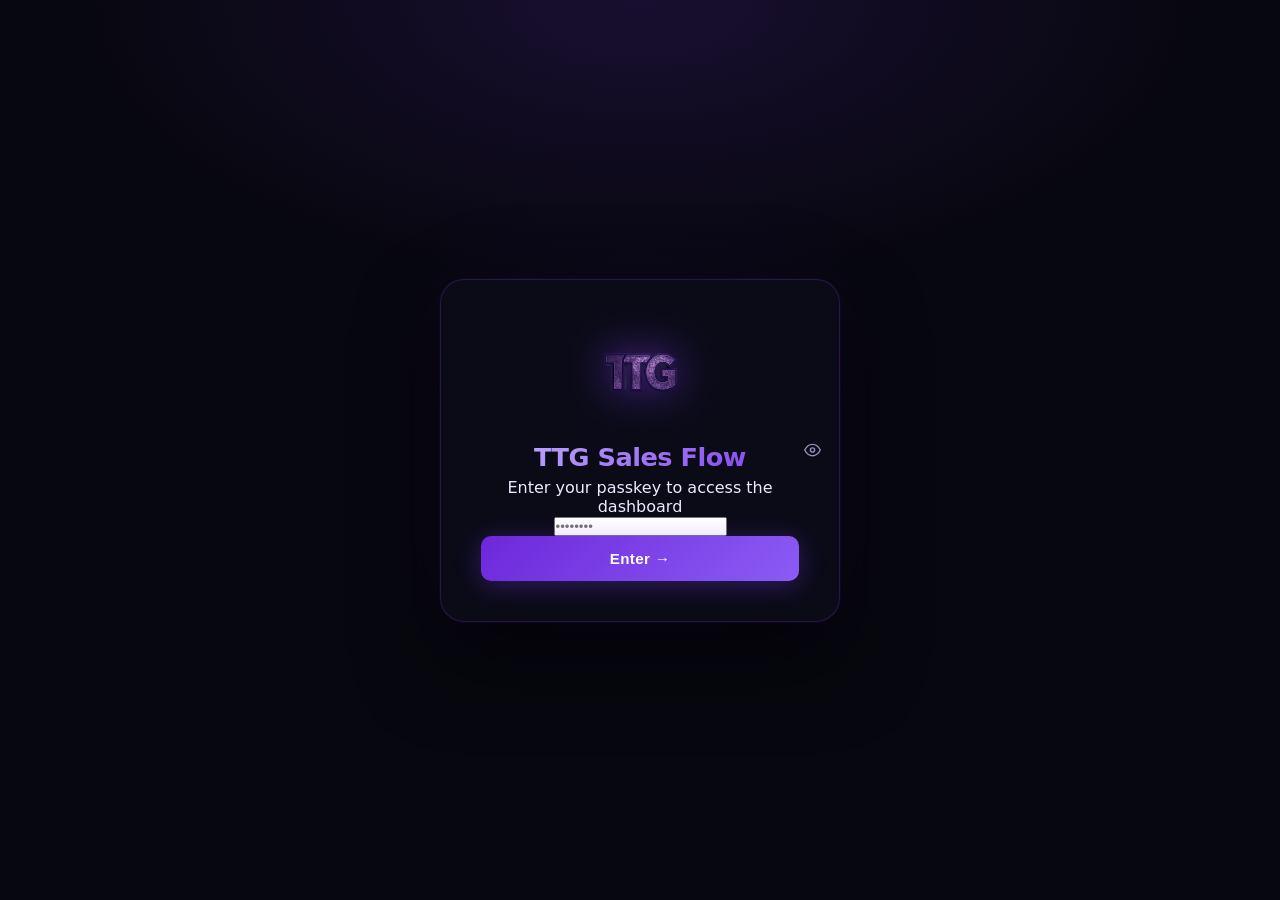
<file: index.html>
<!DOCTYPE html>
<html lang="fr">
<head>
  <meta charset="UTF-8"/>
  <meta name="viewport" content="width=device-width, initial-scale=1.0"/>
  <title>TTG — Login</title>
  <link rel="stylesheet" href="styles.css"/>
</head>
<body class="login-page">

  <div class="login-box">
    <img src="TTG.png" alt="TTG Logo" class="login-logo" onerror="this.style.display='none'"/>
    <h1>TTG Sales Flow</h1>
    <p class="login-sub">Enter your passkey to access the dashboard</p>

    <form id="login-form" autocomplete="off">
      <div class="passkey-input-wrap">
        <input
          type="password"
          id="passkey-input"
          placeholder="••••••••"
          autocomplete="off"
          spellcheck="false"
          required
        />
        <button type="button" class="toggle-vis" id="toggle-vis" aria-label="Show passkey">
          <svg width="17" height="17" viewBox="0 0 24 24" fill="none" stroke="currentColor" stroke-width="2">
            <path d="M1 12s4-8 11-8 11 8 11 8-4 8-11 8-11-8-11-8z"/>
            <circle cx="12" cy="12" r="3"/>
          </svg>
        </button>
      </div>
      <button type="submit" class="login-btn">Enter →</button>
      <p class="login-error" id="login-error"></p>
    </form>
  </div>

  <script src="login.js"></script>
</body>
</html>
</file>
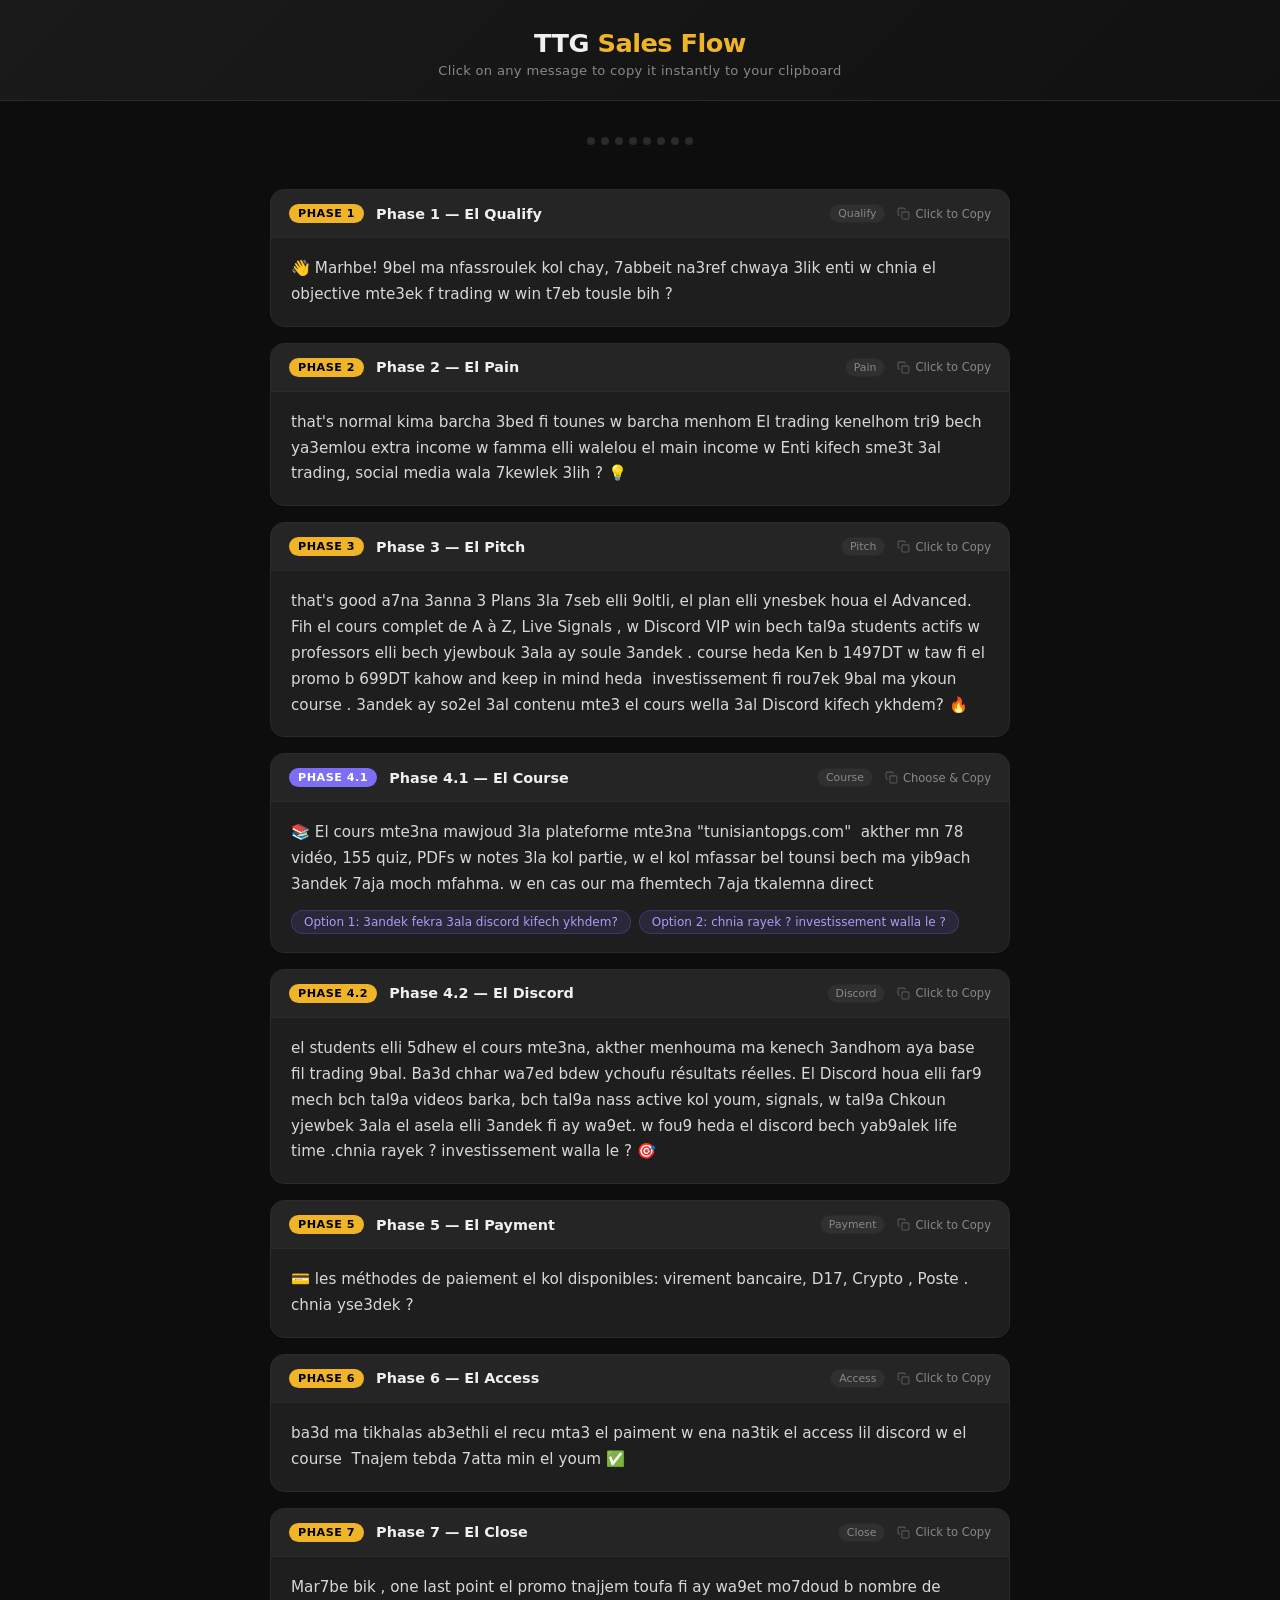
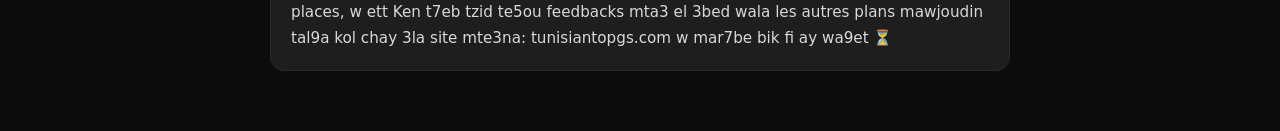
<file: old/index.html>
<!DOCTYPE html>
<html lang="fr">
<head>
  <meta charset="UTF-8" />
  <meta name="viewport" content="width=device-width, initial-scale=1.0" />
  <title>TTG — Sales Flow</title>
  <link rel="stylesheet" href="styles.css" />
</head>
<body>

  <header>
    <div class="logo">TTG <span>Sales Flow</span></div>
    <p class="subtitle">Click on any message to copy it instantly to your clipboard</p>
  </header>

  <main id="phases-container"></main>

  <!-- Phase 4.1 Options Modal -->
  <div id="modal-overlay" class="hidden">
    <div id="modal">
      <h3>📚 Phase 4.1 — El Course</h3>
      <p class="modal-sub">Choisir l'option à ajouter à la fin du message</p>
      <div class="base-preview" id="base-preview"></div>
      <div class="modal-options">
        <button class="opt-btn" id="opt1-btn">
          <span class="opt-label">Option 1</span>
          <span class="opt-text">3andek fekra 3ala discord kifech ykhdem?</span>
        </button>
        <button class="opt-btn" id="opt2-btn">
          <span class="opt-label">Option 2</span>
          <span class="opt-text">chnia rayek ? investissement walla le ?</span>
        </button>
      </div>
      <button id="modal-close">Annuler</button>
    </div>
  </div>

  <div id="toast">✅ Copié dans le clipboard !</div>

  <script src="script.js"></script>
</body>
</html>
</file>
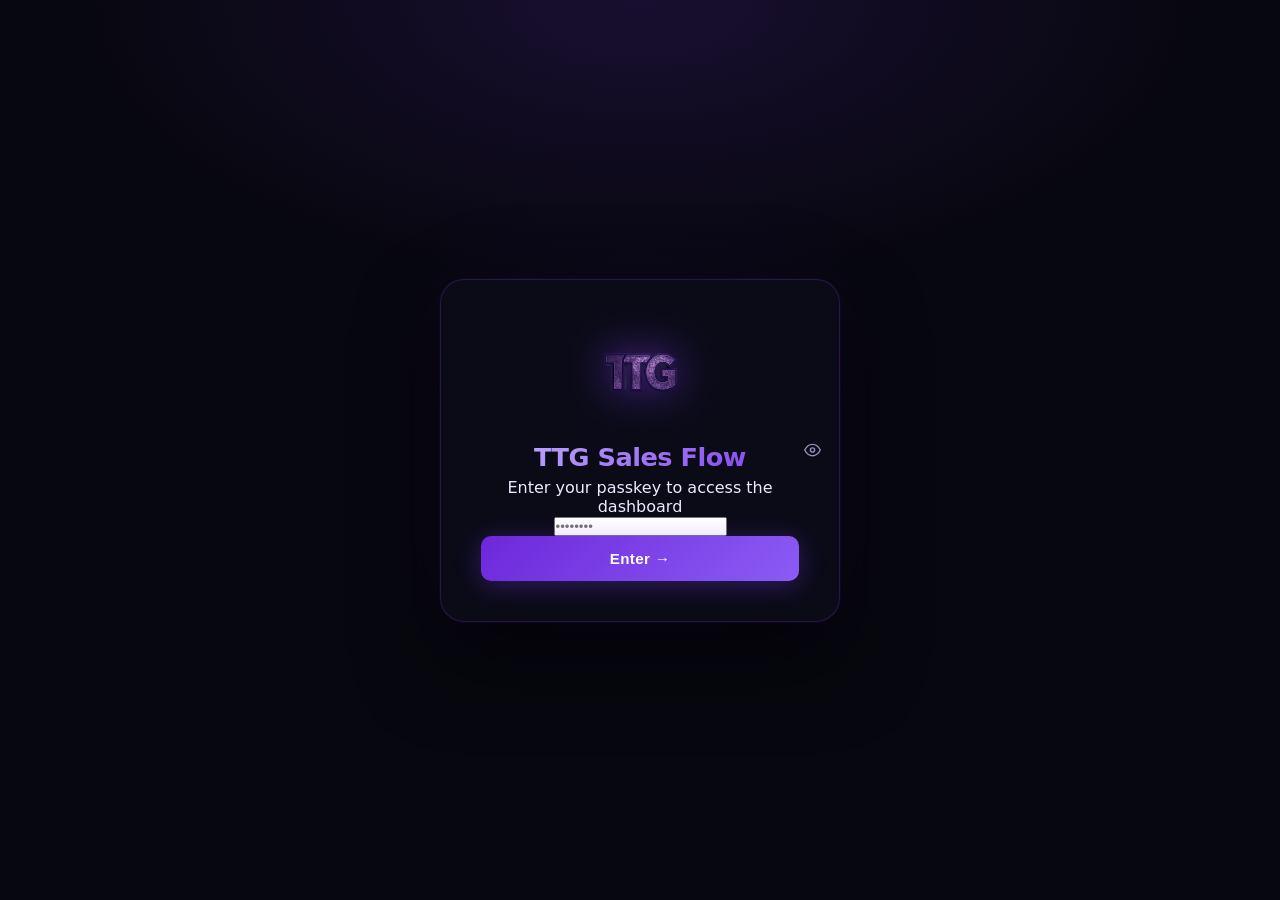
<file: app.html>
<!doctype html>
<html lang="fr">
  <head>
    <meta charset="UTF-8" />
    <meta name="viewport" content="width=device-width, initial-scale=1.0" />
    <title>TTG — Sales Flow</title>
    <link rel="stylesheet" href="styles.css" />
  </head>
  <body class="app-page">
    <header>
      <div class="header-left">
        <img
          src="TTG.png"
          alt="TTG"
          class="header-logo"
          onerror="this.style.display = 'none'"
        />
        <div>
          <span class="brand">TTG Sales Flow</span
          ><span class="tagline">Tunisian Top G · CRM</span>
        </div>
      </div>
      <button class="logout-btn" id="logout-btn">
        <svg
          width="13"
          height="13"
          viewBox="0 0 24 24"
          fill="none"
          stroke="currentColor"
          stroke-width="2"
        >
          <path d="M9 21H5a2 2 0 0 1-2-2V5a2 2 0 0 1 2-2h4" />
          <polyline points="16 17 21 12 16 7" />
          <line x1="21" y1="12" x2="9" y2="12" />
        </svg>
        <span>Logout</span>
      </button>
    </header>

    <nav class="nav-tabs">
      <a class="nav-tab active" data-target="sec-flow">📋 Flow</a>
      <a class="nav-tab" data-target="sec-qa">💬 Quick Answers</a>
      <a class="nav-tab" data-target="sec-info">ℹ️ Info</a>
      <a class="nav-tab" data-target="sec-pay">💳 Payments</a>
      <a class="nav-tab" data-target="sec-obj">⚡ Objections</a>
      <a class="nav-tab" data-target="sec-resub">🔄 Resub</a>
    </nav>

    <div class="progress-strip" id="progress-strip"></div>

    <main>
      <div class="section-block" id="sec-flow">
        <div class="section-header">
          <span class="section-label sl-flow">📋 Main Sales Flow</span>
          <div class="section-divider"></div>
        </div>
        <div class="cards-grid" id="flow-cards"></div>
        <div id="phase3-slot" style="margin-top: 10px"></div>
      </div>
      <div class="section-block" id="sec-qa">
        <div class="section-header">
          <span class="section-label sl-qa">💬 Quick Answers</span>
          <div class="section-divider"></div>
        </div>
        <div class="cards-grid" id="qa-cards"></div>
      </div>
      <div class="section-block" id="sec-info">
        <div class="section-header">
          <span class="section-label sl-info">ℹ️ Info Messages</span>
          <div class="section-divider"></div>
        </div>
        <div class="cards-grid" id="info-cards"></div>
      </div>
      <div class="section-block" id="sec-pay">
        <div class="section-header">
          <span class="section-label sl-pay">💳 Payment Messages</span>
          <div class="section-divider"></div>
        </div>
        <div class="cards-grid" id="pay-cards"></div>
      </div>
      <div class="section-block" id="sec-obj">
        <div class="section-header">
          <span class="section-label sl-obj">⚡ Objection Handlers</span>
          <div class="section-divider"></div>
        </div>
        <div class="cards-grid" id="obj-cards"></div>
      </div>
      <div class="section-block" id="sec-resub">
        <div class="section-header">
          <span class="section-label sl-resub">🔄 Resubscription</span>
          <div class="section-divider"></div>
        </div>
        <div class="cards-grid" id="resub-cards"></div>
      </div>
    </main>

    <!-- OPTIONS MODAL -->
    <div id="options-modal" class="modal-overlay hidden">
      <div class="modal-box">
        <h3>📚 Phase 4.1 — El Course</h3>
        <p class="modal-sub">Choisir l'option à ajouter à la fin</p>
        <div class="base-prev" id="opt-preview"></div>
        <div class="modal-opts">
          <button class="opt-btn" id="opt1-btn">
            <span class="opt-label-s">Option 1</span
            ><span class="opt-txt"
              >3andek fekra 3ala discord kifech ykhdem?</span
            >
          </button>
          <button class="opt-btn" id="opt2-btn">
            <span class="opt-label-s">Option 2</span
            ><span class="opt-txt"
              >chnia rayek ? investissement walla le ?</span
            >
          </button>
        </div>
        <button class="modal-close-btn">Annuler</button>
      </div>
    </div>

    <!-- PHASE 3 MODAL -->
    <div id="phase3-modal" class="modal-overlay hidden">
      <div class="modal-box">
        <h3>🔥 Phase 3 — Choose a Plan</h3>
        <p class="modal-sub">Choisir le plan à recommander</p>
        <div class="modal-opts" id="p3-opts"></div>
        <div
          class="preview-box"
          id="p3-preview"
          style="
            display: block;
            margin-top: 12px;
            color: var(--text-m);
            font-style: italic;
          "
        >
          Select a plan to preview the message 👆
        </div>
        <button class="copy-action-btn" id="p3-copy-btn">
          ✅ Copy Message
        </button>
        <button class="modal-close-btn">Annuler</button>
      </div>
    </div>

    <!-- SUGGESTION MODAL -->
    <div id="suggestion-modal" class="modal-overlay hidden">
      <div class="modal-box">
        <h3>💡 Pre-Phase 3 — Choose a Suggestion</h3>
        <p class="modal-sub">Choisir le plan à suggérer</p>
        <div class="modal-opts" id="sug-opts"></div>
        <div
          class="preview-box"
          id="sug-preview"
          style="
            display: block;
            margin-top: 12px;
            color: var(--text-m);
            font-style: italic;
          "
        >
          Select a plan to preview the message 👆
        </div>
        <button class="copy-action-btn" id="sug-copy-btn">
          ✅ Copy Message
        </button>
        <button class="modal-close-btn">Annuler</button>
      </div>
    </div>

    <!-- STRIPE MODAL -->
    <div id="stripe-modal" class="modal-overlay hidden">
      <div class="modal-box gold-theme">
        <h3>💎 Stripe Payment</h3>
        <p class="modal-sub">Choisir le package pour le lien de paiement</p>
        <div class="modal-opts" id="stripe-opts"></div>
        <button class="modal-close-btn">Annuler</button>
      </div>
    </div>

    <!-- PRICE MODAL -->
    <div id="price-modal" class="modal-overlay hidden">
      <div class="modal-box gold-theme">
        <h3>💰 Objection — Too Much</h3>
        <p class="modal-sub">Choisir le prix du plan</p>
        <div class="modal-opts" id="price-opts"></div>
        <button class="modal-close-btn">Annuler</button>
      </div>
    </div>

    <!-- PREFIX MODAL -->
    <div id="prefix-modal" class="modal-overlay hidden">
      <div class="modal-box">
        <h3 id="pfx-title">Configure Message</h3>
        <p class="modal-sub">Choisir un préfixe pour ton message</p>
        <div class="modal-opts" id="pfx-opts"></div>
        <div class="preview-box" id="pfx-preview"></div>
        <button class="copy-action-btn" id="pfx-copy-btn">
          ✅ Copy Message
        </button>
        <button class="modal-close-btn">Annuler</button>
      </div>
    </div>

    <!-- SUFFIX MODAL -->
    <div id="suffix-modal" class="modal-overlay hidden">
      <div class="modal-box">
        <h3>✅ Phase 6 — El Access</h3>
        <p class="modal-sub">Ajouter la ligne de confirmation ?</p>
        <button class="toggle-x-btn" id="sfx-toggle">
          ⚠️ Add confirmation warning — OFF
        </button>
        <div class="preview-box" id="sfx-preview"></div>
        <button class="copy-action-btn" id="sfx-copy-btn">
          ✅ Copy Message
        </button>
        <button class="modal-close-btn">Annuler</button>
      </div>
    </div>

    <!-- QA MODAL -->
    <div id="qa-modal" class="modal-overlay hidden">
      <div class="modal-box wide">
        <h3 id="qa-modal-title">Quick Answer</h3>
        <p class="modal-sub">Configure ton message avant de copier</p>
        <button class="toggle-x-btn" id="qa-x-btn">
          🎁 Free access bonus — OFF
        </button>
        <div id="qa-y-section" style="display: none; margin-top: 14px">
          <p class="modal-sub" style="margin-bottom: 8px">
            Choisir la question finale :
          </p>
          <div class="modal-opts" id="qa-y-opts"></div>
        </div>
        <div class="preview-box" id="qa-preview"></div>
        <button class="copy-action-btn" id="qa-copy-btn">
          ✅ Copy Message
        </button>
        <button class="modal-close-btn">Annuler</button>
      </div>
    </div>

    <!-- PRE3B MODAL -->
    <div id="pre3b-modal" class="modal-overlay hidden">
      <div class="modal-box">
        <h3>⏰ Pre-Phase 3 — Choose Version</h3>
        <p class="modal-sub">Choisir la version du message</p>
        <div class="modal-opts" id="pre3b-opts"></div>
        <div
          class="preview-box"
          id="pre3b-preview"
          style="
            display: block;
            margin-top: 12px;
            color: var(--text-m);
            font-style: italic;
          "
        >
          Select a version to preview the message 👆
        </div>
        <button class="copy-action-btn" id="pre3b-copy-btn">
          ✅ Copy Message
        </button>
        <button class="modal-close-btn">Annuler</button>
      </div>
    </div>

    <div id="toast">✅ Copié !</div>
    <script src="script.js"></script>
  </body>
</html>
</file>
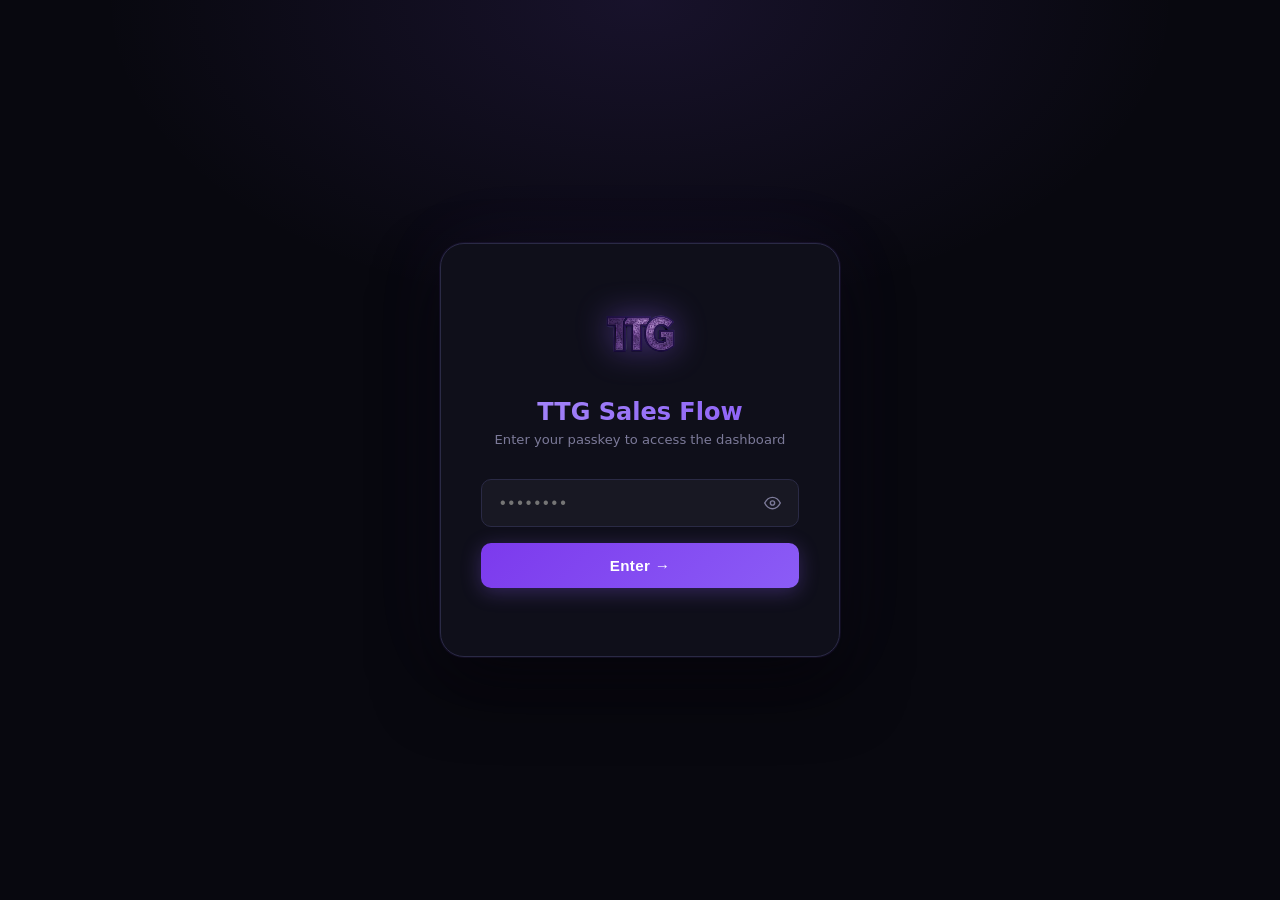
<file: v2/app.html>
<!DOCTYPE html>
<html lang="fr">
<head>
  <meta charset="UTF-8"/>
  <meta name="viewport" content="width=device-width, initial-scale=1.0"/>
  <title>TTG — Sales Flow</title>
  <link rel="stylesheet" href="styles.css"/>
</head>
<body class="app-page">

  <header>
    <div class="header-left">
      <img src="TTG.png" alt="TTG" class="header-logo" onerror="this.style.display='none'"/>
      <div class="header-title">
        <span class="brand">TTG Sales Flow</span>
        <span class="tagline">Tunisian Top G · CRM</span>
      </div>
    </div>
    <button class="logout-btn" id="logout-btn">
      <svg width="13" height="13" viewBox="0 0 24 24" fill="none" stroke="currentColor" stroke-width="2">
        <path d="M9 21H5a2 2 0 0 1-2-2V5a2 2 0 0 1 2-2h4"/>
        <polyline points="16 17 21 12 16 7"/>
        <line x1="21" y1="12" x2="9" y2="12"/>
      </svg>
      <span>Logout</span>
    </button>
  </header>

  <div class="progress-strip" id="progress-strip"></div>
  <main id="phases-container"></main>

  <!-- Phase 4.1 Modal -->
  <div id="modal-overlay" class="hidden">
    <div id="modal">
      <h3>📚 Phase 4.1 — El Course</h3>
      <p class="modal-sub">Choisir l'option à ajouter à la fin du message</p>
      <div class="base-preview" id="base-preview"></div>
      <div class="modal-options">
        <button class="opt-btn" id="opt1-btn">
          <span class="opt-label">Option 1</span>
          <span class="opt-text">3andek fekra 3ala discord kifech ykhdem?</span>
        </button>
        <button class="opt-btn" id="opt2-btn">
          <span class="opt-label">Option 2</span>
          <span class="opt-text">chnia rayek ? investissement walla le ?</span>
        </button>
      </div>
      <button id="modal-close">Annuler</button>
    </div>
  </div>

  <div id="toast">✅ Copié dans le clipboard !</div>

  <script src="script.js"></script>
</body>
</html>
</file>
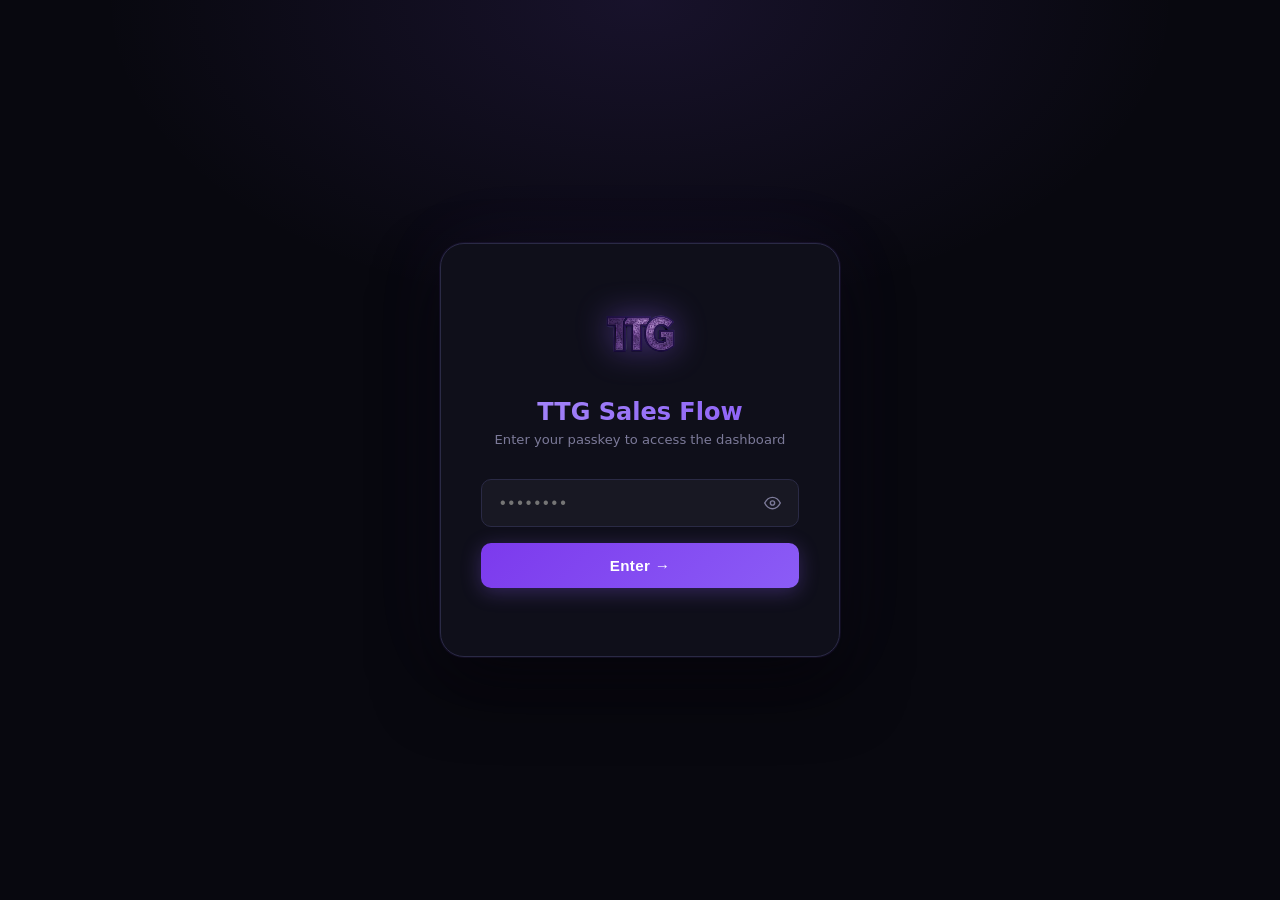
<file: v3/app.html>
<!DOCTYPE html>
<html lang="fr">
<head>
  <meta charset="UTF-8"/>
  <meta name="viewport" content="width=device-width, initial-scale=1.0"/>
  <title>TTG — Sales Flow</title>
  <link rel="stylesheet" href="styles.css"/>
</head>
<body class="app-page">

  <header>
    <div class="header-left">
      <img src="TTG.png" alt="TTG" class="header-logo" onerror="this.style.display='none'"/>
      <div class="header-title">
        <span class="brand">TTG Sales Flow</span>
        <span class="tagline">Tunisian Top G · CRM</span>
      </div>
    </div>
    <button class="logout-btn" id="logout-btn">
      <svg width="13" height="13" viewBox="0 0 24 24" fill="none" stroke="currentColor" stroke-width="2">
        <path d="M9 21H5a2 2 0 0 1-2-2V5a2 2 0 0 1 2-2h4"/>
        <polyline points="16 17 21 12 16 7"/>
        <line x1="21" y1="12" x2="9" y2="12"/>
      </svg>
      <span>Logout</span>
    </button>
  </header>

  <div class="progress-strip" id="progress-strip"></div>

  <main>
    <div id="phases-container"></div>
    <div id="objections-container"></div>
  </main>

  <!-- Options Modal (Phase 4.1) -->
  <div id="options-modal" class="modal-overlay hidden">
    <div id="modal">
      <h3>📚 Phase 4.1 — El Course</h3>
      <p class="modal-sub">Choisir l'option à ajouter à la fin du message</p>
      <div class="base-preview" id="base-preview"></div>
      <div class="modal-options">
        <button class="opt-btn" id="opt1-btn">
          <span class="opt-label">Option 1</span>
          <span class="opt-text">3andek fekra 3ala discord kifech ykhdem?</span>
        </button>
        <button class="opt-btn" id="opt2-btn">
          <span class="opt-label">Option 2</span>
          <span class="opt-text">chnia rayek ? investissement walla le ?</span>
        </button>
      </div>
      <button class="modal-close-btn">Annuler</button>
    </div>
  </div>

  <!-- Price Modal (OBJ1) -->
  <div id="price-modal" class="modal-overlay hidden">
    <div id="modal">
      <h3>💰 Objection — Too Much</h3>
      <p class="modal-sub">Choisir le prix du plan pour compléter le message</p>
      <div class="modal-options" id="price-buttons"></div>
      <button class="modal-close-btn">Annuler</button>
    </div>
  </div>

  <div id="toast">✅ Copié dans le clipboard !</div>

  <script src="script.js"></script>
</body>
</html>
</file>
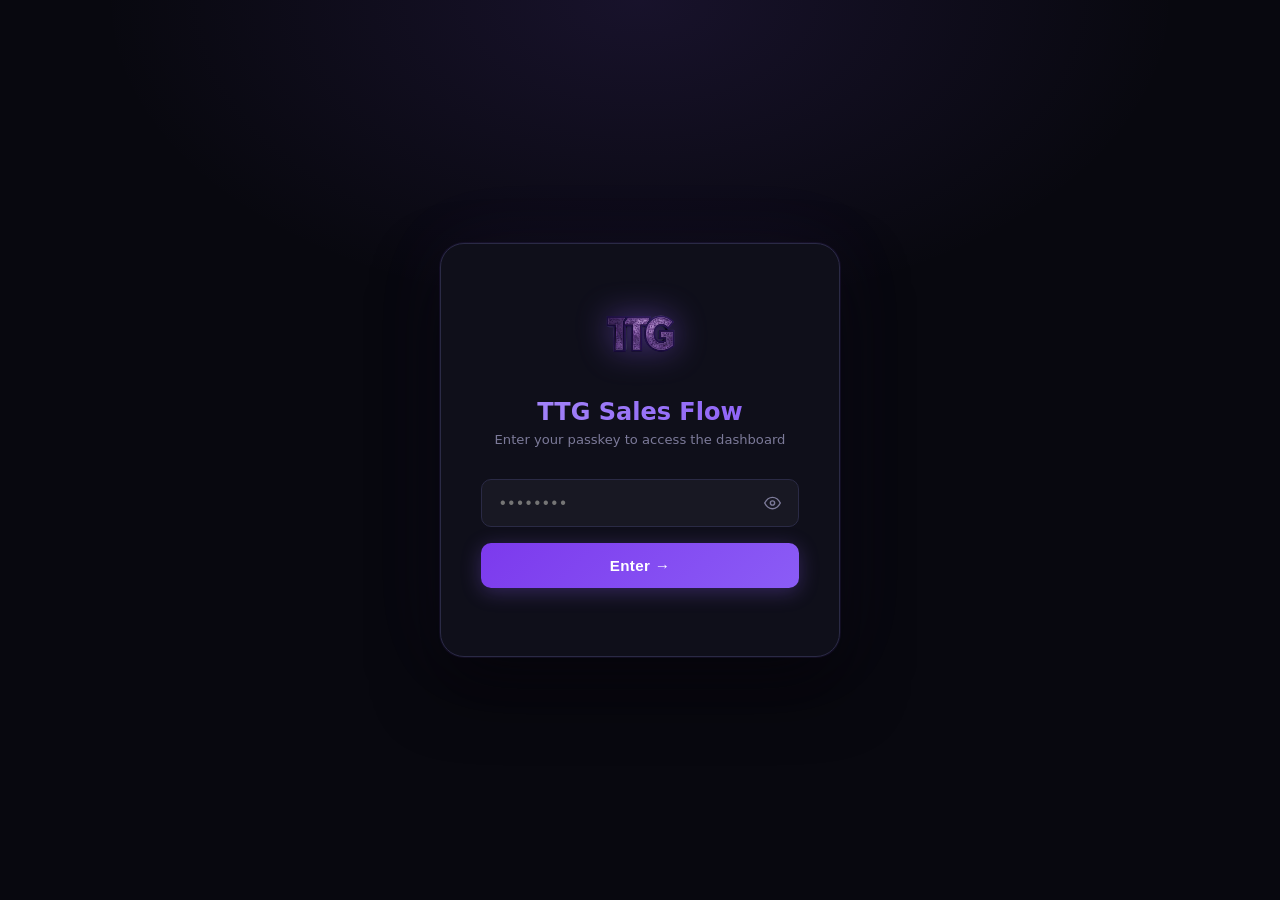
<file: v4/app.html>
<!DOCTYPE html>
<html lang="fr">
<head>
  <meta charset="UTF-8"/>
  <meta name="viewport" content="width=device-width, initial-scale=1.0"/>
  <title>TTG — Sales Flow</title>
  <link rel="stylesheet" href="styles.css"/>
</head>
<body class="app-page">

  <header>
    <div class="header-left">
      <img src="TTG.png" alt="TTG" class="header-logo" onerror="this.style.display='none'"/>
      <div class="header-title">
        <span class="brand">TTG Sales Flow</span>
        <span class="tagline">Tunisian Top G · CRM</span>
      </div>
    </div>
    <button class="logout-btn" id="logout-btn">
      <svg width="13" height="13" viewBox="0 0 24 24" fill="none" stroke="currentColor" stroke-width="2">
        <path d="M9 21H5a2 2 0 0 1-2-2V5a2 2 0 0 1 2-2h4"/>
        <polyline points="16 17 21 12 16 7"/>
        <line x1="21" y1="12" x2="9" y2="12"/>
      </svg>
      <span>Logout</span>
    </button>
  </header>

  <div class="progress-strip" id="progress-strip"></div>

  <main>
    <div id="phases-container"></div>
    <div id="phase3-container"></div>
    <div id="qa-container"></div>
    <div id="objections-container"></div>
  </main>


  <!-- Phase 3 Plan Selector Modal -->
  <div id="phase3-modal" class="modal-overlay hidden">
    <div id="modal">
      <h3>🎯 Phase 3 — Choose a Plan</h3>
      <p class="modal-sub">Choisir le plan à recommander</p>
      <div class="modal-options">
        <button class="opt-btn p3-opt-btn" data-index="0">
          <span class="opt-label p3-basic">Basic 🥉 — 499DT</span>
          <span class="opt-text">Cours complet + Discord VIP lifetime</span>
        </button>
        <button class="opt-btn p3-opt-btn" data-index="1">
          <span class="opt-label p3-advanced">Advanced 🥈 — 699DT</span>
          <span class="opt-text">Basic + Live Signals kol youm</span>
        </button>
        <button class="opt-btn p3-opt-btn" data-index="2">
          <span class="opt-label p3-ultimate">Ultimate 👑 — 1099DT</span>
          <span class="opt-text">Advanced + TTG Book + Private Session ma3 Zendyeni 🏆</span>
        </button>
      </div>
      <button class="modal-close-btn">Annuler</button>
    </div>
  </div>

  <!-- Phase 4.1 Options Modal -->
  <div id="options-modal" class="modal-overlay hidden">
    <div id="modal">
      <h3>📚 Phase 4.1 — El Course</h3>
      <p class="modal-sub">Choisir l'option à ajouter à la fin du message</p>
      <div class="base-preview" id="base-preview"></div>
      <div class="modal-options">
        <button class="opt-btn" id="opt1-btn">
          <span class="opt-label">Option 1</span>
          <span class="opt-text">3andek fekra 3ala discord kifech ykhdem?</span>
        </button>
        <button class="opt-btn" id="opt2-btn">
          <span class="opt-label">Option 2</span>
          <span class="opt-text">chnia rayek ? investissement walla le ?</span>
        </button>
      </div>
      <button class="modal-close-btn">Annuler</button>
    </div>
  </div>

  <!-- Price Modal -->
  <div id="price-modal" class="modal-overlay hidden">
    <div id="modal">
      <h3>💰 Objection — Too Much</h3>
      <p class="modal-sub">Choisir le prix du plan</p>
      <div class="modal-options" id="price-buttons"></div>
      <button class="modal-close-btn">Annuler</button>
    </div>
  </div>

  <!-- QA Configure Modal -->
  <div id="qa-modal" class="modal-overlay hidden">
    <div id="modal" class="modal-wide">
      <h3>💬 Quick Answer</h3>
      <p class="modal-sub">Configure ton message avant de copier</p>

      <button id="qa-x-toggle" class="qa-toggle-btn">🎁 Free access bonus — OFF</button>

      <div id="qa-y-section" style="display:none;">
        <p class="modal-sub" style="margin-top:16px; margin-bottom:8px;">Choisir la question finale :</p>
        <div class="modal-options" id="qa-y-options"></div>
      </div>

      <div class="qa-preview-box" id="qa-preview"></div>

      <button id="qa-copy-btn" class="login-btn" style="margin-top:14px;">✅ Copy Message</button>
      <button class="modal-close-btn" style="margin-top:8px;">Annuler</button>
    </div>
  </div>

  <div id="toast">✅ Copié dans le clipboard !</div>
  <script src="script.js"></script>
</body>
</html>
</file>
<file: styles.css>
*, *::before, *::after { box-sizing: border-box; margin: 0; padding: 0; }

:root {
  --bg:       #07070f;
  --surface:  #0d0d1a;
  --card:     #111120;
  --card-h:   #161628;
  --border:   #1e1e38;
  --border-h: #4c1d95;
  --accent:   #7c3aed;
  --accent-l: #8b5cf6;
  --accent-xl:#a78bfa;
  --glow:     rgba(124,58,237,0.18);
  --glow-s:   rgba(124,58,237,0.35);
  --text:     #ede9ff;
  --text-m:   #9490b8;
  --success:  #10b981;
  --danger:   #ef4444;
  --gold:     #f59e0b;
  --blue:     #3b82f6;
  --pink:     #ec4899;
  --r:        16px;
  --rsm:      10px;
}

body { background:var(--bg); color:var(--text); font-family:'Segoe UI',system-ui,-apple-system,sans-serif; min-height:100vh; -webkit-font-smoothing:antialiased; }

/* ════════════════ LOGIN ════════════════ */
.login-page {
  min-height:100vh; display:flex; align-items:center; justify-content:center; padding:20px;
  background: radial-gradient(ellipse 70% 50% at 50% 0%, rgba(124,58,237,0.15) 0%, transparent 65%), var(--bg);
}
.login-box {
  background:rgba(13,13,26,0.9); border:1px solid rgba(124,58,237,0.25); border-radius:24px;
  padding:44px 40px 40px; width:100%; max-width:400px; text-align:center;
  box-shadow: 0 0 0 1px rgba(124,58,237,0.06), 0 40px 80px rgba(0,0,0,0.6), 0 0 100px rgba(124,58,237,0.07);
  backdrop-filter:blur(20px);
}
.login-logo { width:96px; height:96px; object-fit:contain; margin:0 auto 22px; display:block; filter:drop-shadow(0 0 20px rgba(124,58,237,0.55)); }
.login-box h1 { font-size:1.6rem; font-weight:900; background:linear-gradient(135deg,#c4b5fd,#7c3aed); -webkit-background-clip:text; -webkit-text-fill-color:transparent; background-clip:text; margin-bottom:6px; letter-spacing:-0.5px; }
.login-sub-text { color:var(--text-m); font-size:0.82rem; margin-bottom:32px; }
.passkey-wrap { position:relative; margin-bottom:14px; }
.passkey-wrap input { width:100%; background:rgba(255,255,255,0.04); border:1.5px solid var(--border); border-radius:var(--rsm); color:var(--text); font-size:1.1rem; padding:14px 48px 14px 18px; outline:none; letter-spacing:4px; transition:border-color 0.2s,box-shadow 0.2s; }
.passkey-wrap input::placeholder { letter-spacing:2px; font-size:0.9rem; }
.passkey-wrap input:focus { border-color:var(--accent-l); box-shadow:0 0 0 3px rgba(124,58,237,0.15); }
.passkey-wrap input.err { border-color:var(--danger); box-shadow:0 0 0 3px rgba(239,68,68,0.12); animation:shake .35s ease; }
.toggle-vis { position:absolute; right:14px; top:50%; transform:translateY(-50%); background:none; border:none; color:var(--text-m); cursor:pointer; padding:4px; display:flex; align-items:center; }
.toggle-vis:hover { color:var(--accent-xl); }
.login-btn { width:100%; background:linear-gradient(135deg,#6d28d9,#8b5cf6); color:#fff; border:none; border-radius:var(--rsm); padding:14px; font-size:0.95rem; font-weight:700; cursor:pointer; transition:opacity .2s,transform .15s,box-shadow .2s; box-shadow:0 4px 24px rgba(124,58,237,0.35); letter-spacing:0.3px; }
.login-btn:hover { opacity:.9; transform:translateY(-1px); box-shadow:0 8px 32px rgba(124,58,237,0.45); }
.login-btn:active { transform:translateY(0); }
.login-err { color:var(--danger); font-size:0.8rem; margin-top:10px; min-height:18px; }
@keyframes shake { 0%,100%{transform:translateX(0)} 20%{transform:translateX(-6px)} 40%{transform:translateX(6px)} 60%{transform:translateX(-4px)} 80%{transform:translateX(4px)} }

/* ════════════════ APP LAYOUT ════════════════ */
.app-page { min-height:100vh; background:radial-gradient(ellipse 100% 40% at 50% -5%, rgba(124,58,237,0.08) 0%, transparent 55%), var(--bg); }

/* ── Header ── */
header { background:rgba(7,7,15,0.92); border-bottom:1px solid var(--border); padding:14px 20px; display:flex; align-items:center; justify-content:space-between; position:sticky; top:0; z-index:100; backdrop-filter:blur(20px); -webkit-backdrop-filter:blur(20px); }
.header-left { display:flex; align-items:center; gap:12px; }
.header-logo { width:36px; height:36px; object-fit:contain; filter:drop-shadow(0 0 10px rgba(124,58,237,0.55)); flex-shrink:0; }
.brand { font-size:0.95rem; font-weight:900; background:linear-gradient(135deg,#c4b5fd,#8b5cf6); -webkit-background-clip:text; -webkit-text-fill-color:transparent; background-clip:text; display:block; line-height:1.2; }
.tagline { font-size:0.65rem; color:var(--text-m); letter-spacing:0.5px; display:block; }
.logout-btn { background:rgba(255,255,255,0.04); border:1px solid var(--border); border-radius:8px; color:var(--text-m); font-size:0.76rem; padding:7px 13px; cursor:pointer; transition:all .2s; display:flex; align-items:center; gap:6px; }
.logout-btn:hover { color:var(--text); border-color:#333355; }

/* ── Nav Tabs ── */
.nav-tabs { display:flex; gap:6px; padding:12px 16px; overflow-x:auto; scrollbar-width:none; background:rgba(7,7,15,0.8); border-bottom:1px solid var(--border); position:sticky; top:65px; z-index:90; backdrop-filter:blur(16px); -webkit-backdrop-filter:blur(16px); }
.nav-tabs::-webkit-scrollbar { display:none; }
.nav-tab { background:rgba(255,255,255,0.03); border:1px solid var(--border); border-radius:20px; padding:6px 14px; font-size:0.72rem; font-weight:700; color:var(--text-m); cursor:pointer; white-space:nowrap; transition:all .2s; text-decoration:none; flex-shrink:0; }
.nav-tab:hover { color:var(--text); border-color:#333355; }
.nav-tab.active { background:rgba(124,58,237,0.15); border-color:var(--accent); color:var(--accent-xl); }

/* ── Progress ── */
.progress-strip { display:flex; align-items:center; justify-content:center; gap:0; padding:16px 20px 0; max-width:860px; margin:0 auto; overflow-x:auto; scrollbar-width:none; }
.progress-strip::-webkit-scrollbar { display:none; }
.p-step { display:flex; align-items:center; flex-shrink:0; }
.p-dot { width:30px; height:30px; border-radius:50%; background:var(--card); border:2px solid var(--border); display:flex; align-items:center; justify-content:center; font-size:0.6rem; font-weight:800; color:var(--text-m); transition:all .3s; flex-shrink:0; }
.p-dot.done { background:rgba(124,58,237,0.15); border-color:var(--accent); color:var(--accent-xl); }
.p-dot.active { background:var(--accent); border-color:var(--accent); color:#fff; box-shadow:0 0 14px rgba(124,58,237,0.5); width:34px; height:34px; }
.p-line { width:24px; height:2px; background:var(--border); transition:background .3s; flex-shrink:0; }
.p-line.done { background:var(--accent); }

/* ── Main ── */
main { max-width:860px; margin:0 auto; padding:20px 16px 80px; display:flex; flex-direction:column; gap:0; }

/* ── Section ── */
.section-block { margin-top:32px; }
.section-block:first-child { margin-top:20px; }
.section-header { display:flex; align-items:center; gap:10px; margin-bottom:14px; }
.section-label { font-size:0.7rem; font-weight:800; text-transform:uppercase; letter-spacing:1.2px; padding:5px 14px; border-radius:20px; white-space:nowrap; }
.section-divider { flex:1; height:1px; background:var(--border); }

/* Section color variants */
.sl-flow   { color:var(--accent-xl); background:rgba(124,58,237,0.1); border:1px solid rgba(124,58,237,0.2); }
.sl-qa     { color:#34d399; background:rgba(52,211,153,0.08); border:1px solid rgba(52,211,153,0.2); }
.sl-info   { color:#60a5fa; background:rgba(96,165,250,0.08); border:1px solid rgba(96,165,250,0.2); }
.sl-pay    { color:#fbbf24; background:rgba(251,191,36,0.08); border:1px solid rgba(251,191,36,0.2); }
.sl-obj    { color:#f87171; background:rgba(248,113,113,0.08); border:1px solid rgba(248,113,113,0.2); }
.sl-resub  { color:#f472b6; background:rgba(244,114,182,0.08); border:1px solid rgba(244,114,182,0.2); }

/* ── Cards ── */
.cards-grid { display:flex; flex-direction:column; gap:10px; }

.phase-card {
  background:var(--card); border:1px solid var(--border); border-radius:var(--r);
  overflow:hidden; cursor:pointer;
  transition:border-color .22s, transform .16s, box-shadow .22s, background .2s;
  -webkit-tap-highlight-color:transparent;
  position:relative;
}
.phase-card::before {
  content:''; position:absolute; left:0; top:0; bottom:0; width:3px;
  background:var(--accent); opacity:0; transition:opacity .2s; border-radius:var(--r) 0 0 var(--r);
}
.phase-card:hover { border-color:rgba(124,58,237,0.45); background:var(--card-h); transform:translateY(-2px); box-shadow:0 8px 28px var(--glow), 0 0 0 1px rgba(124,58,237,0.08); }
.phase-card:hover::before { opacity:1; }
.phase-card:active { transform:translateY(0); box-shadow:none; }
.phase-card.copied { border-color:var(--success) !important; box-shadow:0 0 0 2px rgba(16,185,129,0.12) !important; }
.phase-card.copied::before { background:var(--success) !important; opacity:1 !important; }

/* Section-colored left border */
.card-flow:hover::before   { background:var(--accent); }
.card-qa:hover::before     { background:#34d399; }
.card-info:hover::before   { background:#60a5fa; }
.card-pay:hover::before    { background:#fbbf24; }
.card-obj:hover::before    { background:#f87171; }
.card-resub:hover::before  { background:#f472b6; }

.card-flow:hover    { border-color:rgba(124,58,237,0.45) !important; box-shadow:0 8px 28px rgba(124,58,237,0.15) !important; }
.card-qa:hover      { border-color:rgba(52,211,153,0.4) !important; box-shadow:0 8px 28px rgba(52,211,153,0.1) !important; }
.card-info:hover    { border-color:rgba(96,165,250,0.4) !important; box-shadow:0 8px 28px rgba(96,165,250,0.1) !important; }
.card-pay:hover     { border-color:rgba(251,191,36,0.4) !important; box-shadow:0 8px 28px rgba(251,191,36,0.1) !important; }
.card-obj:hover     { border-color:rgba(248,113,113,0.4) !important; box-shadow:0 8px 28px rgba(248,113,113,0.1) !important; }
.card-resub:hover   { border-color:rgba(244,114,182,0.4) !important; box-shadow:0 8px 28px rgba(244,114,182,0.1) !important; }

.card-header { display:flex; align-items:center; gap:8px; padding:11px 16px; background:rgba(255,255,255,0.02); border-bottom:1px solid var(--border); }
.phase-num { font-weight:800; font-size:0.62rem; padding:3px 9px; border-radius:20px; letter-spacing:0.5px; white-space:nowrap; flex-shrink:0; }

.num-flow   { background:linear-gradient(135deg,#6d28d9,#8b5cf6); color:#fff; box-shadow:0 2px 8px rgba(124,58,237,0.3); }
.num-pre    { background:linear-gradient(135deg,#5b21b6,#7c3aed); color:#fff; box-shadow:0 2px 8px rgba(124,58,237,0.25); }
.num-qa     { background:linear-gradient(135deg,#065f46,#10b981); color:#fff; box-shadow:0 2px 8px rgba(16,185,129,0.3); }
.num-info   { background:linear-gradient(135deg,#1d4ed8,#3b82f6); color:#fff; box-shadow:0 2px 8px rgba(59,130,246,0.3); }
.num-pay    { background:linear-gradient(135deg,#b45309,#f59e0b); color:#fff; box-shadow:0 2px 8px rgba(245,158,11,0.3); }
.num-obj    { background:linear-gradient(135deg,#991b1b,#ef4444); color:#fff; box-shadow:0 2px 8px rgba(239,68,68,0.3); }
.num-resub  { background:linear-gradient(135deg,#9d174d,#ec4899); color:#fff; box-shadow:0 2px 8px rgba(236,72,153,0.3); }

.phase-title { font-size:0.86rem; font-weight:600; color:var(--text); flex:1; min-width:0; overflow:hidden; text-overflow:ellipsis; white-space:nowrap; }
.tag-badge { font-size:0.64rem; color:var(--text-m); background:rgba(255,255,255,0.04); padding:2px 8px; border-radius:20px; border:1px solid var(--border); white-space:nowrap; flex-shrink:0; }
.copy-hint { font-size:0.68rem; color:var(--text-m); display:flex; align-items:center; gap:4px; flex-shrink:0; }
.copy-hint svg { opacity:.5; }

.card-body { padding:14px 18px; }
.message-text { font-size:0.88rem; line-height:1.75; color:#ccc8ee; white-space:pre-wrap; word-break:break-word; }
.chips-row { display:flex; gap:7px; flex-wrap:wrap; margin-top:10px; }
.chip { font-size:0.68rem; padding:3px 10px; border-radius:20px; border:1px solid; white-space:nowrap; }
.chip-purple { color:var(--accent-xl); background:rgba(124,58,237,0.08); border-color:rgba(124,58,237,0.2); }
.chip-gold   { color:#fbbf24; background:rgba(251,191,36,0.08); border-color:rgba(251,191,36,0.2); }
.chip-green  { color:#34d399; background:rgba(52,211,153,0.08); border-color:rgba(52,211,153,0.2); }
.chip-blue   { color:#60a5fa; background:rgba(96,165,250,0.08); border-color:rgba(96,165,250,0.2); }
.chip-muted  { color:var(--text-m); background:rgba(255,255,255,0.04); border-color:var(--border); }

/* ════════════════ MODALS ════════════════ */
.modal-overlay { position:fixed; inset:0; background:rgba(0,0,0,0.75); display:flex; align-items:center; justify-content:center; z-index:200; padding:16px; backdrop-filter:blur(6px); -webkit-backdrop-filter:blur(6px); animation:fadeIn .2s ease; }
.modal-overlay.hidden { display:none; }
@keyframes fadeIn { from{opacity:0} to{opacity:1} }

.modal-box { background:#0f0f20; border:1px solid rgba(124,58,237,0.25); border-radius:20px; padding:26px 24px; max-width:520px; width:100%; box-shadow:0 24px 64px rgba(0,0,0,0.7), 0 0 80px rgba(124,58,237,0.06); animation:slideUp .25s cubic-bezier(0.34,1.56,0.64,1); max-height:90vh; overflow-y:auto; }
.modal-box.wide { max-width:600px; }
@keyframes slideUp { from{transform:translateY(20px);opacity:0} to{transform:translateY(0);opacity:1} }

.modal-box h3 { font-size:0.95rem; font-weight:800; color:var(--accent-xl); margin-bottom:5px; }
.modal-sub { font-size:0.76rem; color:var(--text-m); margin-bottom:16px; }
.base-prev { background:rgba(255,255,255,0.03); border:1px solid var(--border); border-radius:10px; padding:12px 14px; font-size:0.78rem; color:#888; line-height:1.6; margin-bottom:16px; max-height:80px; overflow:hidden; position:relative; }
.base-prev::after { content:''; position:absolute; bottom:0;left:0;right:0; height:24px; background:linear-gradient(transparent,#0f0f20); }

.modal-opts { display:flex; flex-direction:column; gap:8px; margin-bottom:12px; }
.opt-btn { background:rgba(255,255,255,0.03); border:1.5px solid var(--border); border-radius:12px; padding:13px 15px; cursor:pointer; text-align:left; transition:all .2s; display:flex; flex-direction:column; gap:4px; -webkit-tap-highlight-color:transparent; }
.opt-btn:hover { border-color:var(--accent); background:rgba(124,58,237,0.06); }
.opt-btn.selected { border-color:var(--accent) !important; background:rgba(124,58,237,0.1) !important; }
.opt-label-s { font-size:0.62rem; font-weight:800; color:var(--accent-xl); text-transform:uppercase; letter-spacing:.8px; }
.opt-txt { font-size:0.85rem; color:var(--text); line-height:1.5; }

.preview-box { background:rgba(255,255,255,0.02); border:1px solid var(--border); border-radius:10px; padding:14px; font-size:0.8rem; color:#aaa; line-height:1.75; white-space:pre-wrap; max-height:150px; overflow-y:auto; margin:14px 0 0; scrollbar-width:thin; }

.toggle-x-btn { width:100%; background:rgba(255,255,255,0.03); border:1.5px solid var(--border); border-radius:12px; padding:13px 16px; color:var(--text-m); font-size:0.85rem; font-weight:600; cursor:pointer; text-align:left; transition:all .2s; margin-bottom:4px; }
.toggle-x-btn.on { background:rgba(52,211,153,0.07); border-color:#10b981; color:#34d399; }

.modal-close-btn { width:100%; background:transparent; border:1px solid var(--border); color:var(--text-m); border-radius:10px; padding:10px; font-size:0.82rem; cursor:pointer; transition:all .2s; margin-top:8px; }
.modal-close-btn:hover { border-color:#333355; color:var(--text); }
.copy-action-btn { width:100%; background:linear-gradient(135deg,#6d28d9,#8b5cf6); color:#fff; border:none; border-radius:10px; padding:12px; font-size:0.9rem; font-weight:700; cursor:pointer; transition:all .2s; box-shadow:0 4px 16px rgba(124,58,237,0.3); margin-top:14px; }
.copy-action-btn:hover { opacity:.9; transform:translateY(-1px); }

/* Gold/amber variant for price/obj modals */
.modal-box.gold-theme { border-color:rgba(245,158,11,0.25); }
.modal-box.gold-theme h3 { color:#fbbf24; }
.opt-btn.gold:hover { border-color:#f59e0b !important; background:rgba(245,158,11,0.06) !important; }
.opt-btn.gold .opt-label-s { color:#fbbf24 !important; }

/* ════════════════ TOAST ════════════════ */
#toast { position:fixed; bottom:28px; left:50%; transform:translateX(-50%) translateY(80px); background:linear-gradient(135deg,#059669,#10b981); color:#fff; font-weight:700; font-size:0.85rem; padding:10px 22px; border-radius:30px; box-shadow:0 6px 24px rgba(16,185,129,0.35); transition:transform .35s cubic-bezier(0.34,1.56,0.64,1),opacity .3s; opacity:0; z-index:300; white-space:nowrap; pointer-events:none; }
#toast.show { transform:translateX(-50%) translateY(0); opacity:1; }

/* ════════════════ RESPONSIVE ════════════════ */
@media(max-width:600px){
  header { padding:12px 14px; }
  .header-logo { width:30px; height:30px; }
  .tagline { display:none; }
  .logout-btn span { display:none; }
  .logout-btn { padding:7px 10px; }
  .nav-tabs { padding:10px 12px; top:57px; }
  .nav-tab { padding:5px 11px; font-size:0.68rem; }
  .progress-strip { padding:12px 12px 0; }
  .p-dot { width:26px; height:26px; font-size:0.56rem; }
  .p-line { width:14px; }
  main { padding:14px 10px 70px; }
  .card-header { padding:10px 12px; }
  .phase-title { font-size:0.8rem; }
  .tag-badge { display:none; }
  .copy-hint span { display:none; }
  .card-body { padding:12px 14px; }
  .message-text { font-size:0.84rem; }
  .login-box { padding:32px 22px 28px; }
  .modal-box { padding:22px 18px; }
}
@media(max-width:380px){
  .p-line { width:8px; }
  .p-dot { width:22px; height:22px; }
}
</file>
<file: old/styles.css>
*, *::before, *::after { box-sizing: border-box; margin: 0; padding: 0; }

:root {
  --bg: #0d0d0d;
  --surface: #161616;
  --card: #1e1e1e;
  --border: #2a2a2a;
  --accent: #f0b429;
  --accent2: #e05c2a;
  --text: #f0f0f0;
  --muted: #888;
  --success: #22c55e;
  --radius: 14px;
}

body {
  background: var(--bg);
  color: var(--text);
  font-family: 'Segoe UI', system-ui, sans-serif;
  min-height: 100vh;
  padding: 0 0 60px;
}

/* ── Header ── */
header {
  background: linear-gradient(135deg, #1a1a1a 0%, #111 100%);
  border-bottom: 1px solid var(--border);
  padding: 28px 24px 22px;
  text-align: center;
  position: sticky;
  top: 0;
  z-index: 10;
  backdrop-filter: blur(10px);
}

.logo {
  font-size: 1.6rem;
  font-weight: 800;
  letter-spacing: -0.5px;
  color: var(--text);
}

.logo span {
  color: var(--accent);
}

.subtitle {
  color: var(--muted);
  font-size: 0.82rem;
  margin-top: 5px;
  letter-spacing: 0.3px;
}

/* ── Main Layout ── */
main {
  max-width: 780px;
  margin: 36px auto 0;
  padding: 0 20px;
  display: flex;
  flex-direction: column;
  gap: 16px;
}

/* ── Phase Card ── */
.phase-card {
  background: var(--card);
  border: 1px solid var(--border);
  border-radius: var(--radius);
  overflow: hidden;
  transition: border-color 0.2s, transform 0.15s, box-shadow 0.2s;
  cursor: pointer;
}

.phase-card:hover {
  border-color: var(--accent);
  transform: translateY(-2px);
  box-shadow: 0 8px 32px rgba(240,180,41,0.08);
}

.phase-card:active {
  transform: translateY(0px);
}

.phase-card.has-options:hover {
  border-color: #7c6ef5;
  box-shadow: 0 8px 32px rgba(124,110,245,0.1);
}

.card-header {
  display: flex;
  align-items: center;
  gap: 12px;
  padding: 14px 18px;
  background: rgba(255,255,255,0.03);
  border-bottom: 1px solid var(--border);
}

.phase-num {
  background: var(--accent);
  color: #000;
  font-weight: 800;
  font-size: 0.7rem;
  padding: 3px 9px;
  border-radius: 20px;
  letter-spacing: 0.5px;
  white-space: nowrap;
}

.has-options .phase-num {
  background: #7c6ef5;
  color: #fff;
}

.phase-title {
  font-size: 0.9rem;
  font-weight: 600;
  color: var(--text);
  flex: 1;
}

.copy-hint {
  font-size: 0.72rem;
  color: var(--muted);
  display: flex;
  align-items: center;
  gap: 5px;
  white-space: nowrap;
}

.copy-hint svg {
  opacity: 0.5;
}

.tag-badge {
  font-size: 0.68rem;
  color: var(--muted);
  background: rgba(255,255,255,0.05);
  padding: 2px 8px;
  border-radius: 20px;
  border: 1px solid var(--border);
}

/* ── Card Body ── */
.card-body {
  padding: 18px 20px;
}

.message-text {
  font-size: 0.95rem;
  line-height: 1.7;
  color: #d8d8d8;
  white-space: pre-wrap;
  word-break: break-word;
}

.options-notice {
  margin-top: 12px;
  display: flex;
  gap: 8px;
  flex-wrap: wrap;
}

.opt-chip {
  font-size: 0.75rem;
  padding: 4px 12px;
  border-radius: 20px;
  background: rgba(124,110,245,0.12);
  color: #a89ff5;
  border: 1px solid rgba(124,110,245,0.25);
}

/* ── Copied State ── */
.phase-card.copied {
  border-color: var(--success) !important;
  box-shadow: 0 0 0 2px rgba(34,197,94,0.15) !important;
}

.phase-card.copied .phase-num {
  background: var(--success);
  color: #fff;
}

/* ── Modal ── */
#modal-overlay {
  position: fixed;
  inset: 0;
  background: rgba(0,0,0,0.75);
  display: flex;
  align-items: center;
  justify-content: center;
  z-index: 100;
  padding: 20px;
  backdrop-filter: blur(4px);
}

#modal-overlay.hidden { display: none; }

#modal {
  background: #1e1e1e;
  border: 1px solid #3a3a3a;
  border-radius: 18px;
  padding: 28px;
  max-width: 520px;
  width: 100%;
  box-shadow: 0 24px 64px rgba(0,0,0,0.6);
}

#modal h3 {
  font-size: 1rem;
  font-weight: 700;
  color: #a89ff5;
  margin-bottom: 6px;
}

#modal .modal-sub {
  font-size: 0.78rem;
  color: var(--muted);
  margin-bottom: 18px;
}

.base-preview {
  background: rgba(255,255,255,0.04);
  border: 1px solid var(--border);
  border-radius: 10px;
  padding: 12px 14px;
  font-size: 0.82rem;
  color: #aaa;
  line-height: 1.6;
  margin-bottom: 20px;
  max-height: 100px;
  overflow: hidden;
  position: relative;
}

.base-preview::after {
  content: '';
  position: absolute;
  bottom: 0; left: 0; right: 0;
  height: 30px;
  background: linear-gradient(transparent, #1e1e1e);
}

.modal-options {
  display: flex;
  flex-direction: column;
  gap: 10px;
  margin-bottom: 16px;
}

.opt-btn {
  background: rgba(255,255,255,0.03);
  border: 1px solid var(--border);
  border-radius: 12px;
  padding: 14px 16px;
  cursor: pointer;
  text-align: left;
  transition: border-color 0.2s, background 0.2s;
  display: flex;
  flex-direction: column;
  gap: 4px;
}

.opt-btn:hover {
  border-color: #7c6ef5;
  background: rgba(124,110,245,0.07);
}

.opt-label {
  font-size: 0.7rem;
  font-weight: 700;
  color: #7c6ef5;
  text-transform: uppercase;
  letter-spacing: 0.8px;
}

.opt-text {
  font-size: 0.88rem;
  color: var(--text);
  line-height: 1.5;
}

#modal-close {
  width: 100%;
  background: transparent;
  border: 1px solid var(--border);
  color: var(--muted);
  border-radius: 10px;
  padding: 10px;
  font-size: 0.85rem;
  cursor: pointer;
  transition: border-color 0.2s, color 0.2s;
}

#modal-close:hover {
  border-color: #555;
  color: var(--text);
}

/* ── Toast ── */
#toast {
  position: fixed;
  bottom: 30px;
  left: 50%;
  transform: translateX(-50%) translateY(80px);
  background: var(--success);
  color: #fff;
  font-weight: 700;
  font-size: 0.88rem;
  padding: 10px 24px;
  border-radius: 30px;
  box-shadow: 0 8px 24px rgba(34,197,94,0.3);
  transition: transform 0.3s cubic-bezier(0.34,1.56,0.64,1), opacity 0.3s;
  opacity: 0;
  z-index: 200;
  white-space: nowrap;
}

#toast.show {
  transform: translateX(-50%) translateY(0);
  opacity: 1;
}

/* ── Progress Bar ── */
.progress-bar {
  display: flex;
  justify-content: center;
  gap: 6px;
  margin-bottom: 28px;
}

.progress-dot {
  width: 8px;
  height: 8px;
  border-radius: 50%;
  background: var(--border);
  transition: background 0.3s;
}

.progress-dot.active {
  background: var(--accent);
  width: 24px;
  border-radius: 4px;
}

@media (max-width: 600px) {
  header { padding: 20px 16px 16px; }
  main { padding: 0 12px; }
  .card-body { padding: 14px 14px; }
  .copy-hint span { display: none; }
}
</file>
<file: v2/styles.css>
*, *::before, *::after { box-sizing: border-box; margin: 0; padding: 0; }

:root {
  --bg: #08080f;
  --surface: #0f0f1a;
  --card: #131320;
  --card-hover: #18182a;
  --border: #2a2a45;
  --border-glow: #5b21b6;
  --accent: #8b5cf6;
  --accent2: #a78bfa;
  --accent3: #c4b5fd;
  --glow: rgba(139,92,246,0.18);
  --glow-strong: rgba(139,92,246,0.35);
  --text: #f1f0ff;
  --muted: #7c7a99;
  --success: #22c55e;
  --danger: #ef4444;
  --radius: 16px;
  --radius-sm: 10px;
}

body {
  background: var(--bg);
  color: var(--text);
  font-family: 'Segoe UI', system-ui, -apple-system, sans-serif;
  min-height: 100vh;
  -webkit-font-smoothing: antialiased;
}

/* ══════════════════════════════════
   LOGIN PAGE
══════════════════════════════════ */
.login-page {
  min-height: 100vh;
  display: flex;
  align-items: center;
  justify-content: center;
  padding: 20px;
  background:
    radial-gradient(ellipse 60% 50% at 50% 0%, rgba(139,92,246,0.12) 0%, transparent 70%),
    var(--bg);
}

.login-box {
  background: var(--surface);
  border: 1px solid var(--border);
  border-radius: 24px;
  padding: 44px 40px 40px;
  width: 100%;
  max-width: 400px;
  text-align: center;
  box-shadow:
    0 0 0 1px rgba(139,92,246,0.08),
    0 32px 64px rgba(0,0,0,0.5),
    0 0 80px rgba(139,92,246,0.06);
}

.login-logo {
  width: 90px;
  height: 90px;
  object-fit: contain;
  margin: 0 auto 20px;
  display: block;
  filter: drop-shadow(0 0 16px rgba(139,92,246,0.45));
}

.login-box h1 {
  font-size: 1.5rem;
  font-weight: 800;
  background: linear-gradient(135deg, #a78bfa, #8b5cf6);
  -webkit-background-clip: text;
  -webkit-text-fill-color: transparent;
  background-clip: text;
  margin-bottom: 6px;
}

.login-box .login-sub {
  color: var(--muted);
  font-size: 0.82rem;
  margin-bottom: 32px;
}

.passkey-input-wrap {
  position: relative;
  margin-bottom: 16px;
}

.passkey-input-wrap input {
  width: 100%;
  background: rgba(255,255,255,0.04);
  border: 1px solid var(--border);
  border-radius: var(--radius-sm);
  color: var(--text);
  font-size: 1rem;
  padding: 14px 48px 14px 18px;
  outline: none;
  letter-spacing: 3px;
  transition: border-color 0.2s, box-shadow 0.2s;
}

.passkey-input-wrap input:focus {
  border-color: var(--accent);
  box-shadow: 0 0 0 3px rgba(139,92,246,0.15);
}

.passkey-input-wrap input.error {
  border-color: var(--danger);
  box-shadow: 0 0 0 3px rgba(239,68,68,0.12);
  animation: shake 0.35s ease;
}

.toggle-vis {
  position: absolute;
  right: 14px;
  top: 50%;
  transform: translateY(-50%);
  background: none;
  border: none;
  color: var(--muted);
  cursor: pointer;
  padding: 4px;
  display: flex;
  align-items: center;
}

.toggle-vis:hover { color: var(--accent2); }

.login-btn {
  width: 100%;
  background: linear-gradient(135deg, #7c3aed, #8b5cf6);
  color: #fff;
  border: none;
  border-radius: var(--radius-sm);
  padding: 14px;
  font-size: 0.95rem;
  font-weight: 700;
  cursor: pointer;
  letter-spacing: 0.3px;
  transition: opacity 0.2s, transform 0.15s, box-shadow 0.2s;
  box-shadow: 0 4px 20px rgba(139,92,246,0.3);
}

.login-btn:hover {
  opacity: 0.92;
  transform: translateY(-1px);
  box-shadow: 0 8px 28px rgba(139,92,246,0.4);
}

.login-btn:active { transform: translateY(0); }

.login-error {
  color: var(--danger);
  font-size: 0.8rem;
  margin-top: 10px;
  min-height: 18px;
  transition: opacity 0.2s;
}

@keyframes shake {
  0%, 100% { transform: translateX(0); }
  20% { transform: translateX(-6px); }
  40% { transform: translateX(6px); }
  60% { transform: translateX(-4px); }
  80% { transform: translateX(4px); }
}

/* ══════════════════════════════════
   APP PAGE
══════════════════════════════════ */
.app-page {
  min-height: 100vh;
  background:
    radial-gradient(ellipse 80% 40% at 50% -10%, rgba(139,92,246,0.1) 0%, transparent 60%),
    var(--bg);
}

/* ── Header ── */
header {
  background: rgba(13,13,26,0.9);
  border-bottom: 1px solid var(--border);
  padding: 18px 24px;
  display: flex;
  align-items: center;
  justify-content: space-between;
  position: sticky;
  top: 0;
  z-index: 50;
  backdrop-filter: blur(16px);
  -webkit-backdrop-filter: blur(16px);
}

.header-left {
  display: flex;
  align-items: center;
  gap: 12px;
}

.header-logo {
  width: 38px;
  height: 38px;
  object-fit: contain;
  filter: drop-shadow(0 0 8px rgba(139,92,246,0.5));
}

.header-title {
  display: flex;
  flex-direction: column;
}

.header-title .brand {
  font-size: 0.95rem;
  font-weight: 800;
  background: linear-gradient(135deg, #c4b5fd, #8b5cf6);
  -webkit-background-clip: text;
  -webkit-text-fill-color: transparent;
  background-clip: text;
  line-height: 1.2;
}

.header-title .tagline {
  font-size: 0.68rem;
  color: var(--muted);
  letter-spacing: 0.5px;
}

.logout-btn {
  background: rgba(255,255,255,0.04);
  border: 1px solid var(--border);
  border-radius: 8px;
  color: var(--muted);
  font-size: 0.78rem;
  padding: 7px 14px;
  cursor: pointer;
  transition: color 0.2s, border-color 0.2s;
  display: flex;
  align-items: center;
  gap: 6px;
}

.logout-btn:hover {
  color: var(--text);
  border-color: #444;
}

/* ── Progress Strip ── */
.progress-strip {
  display: flex;
  align-items: center;
  justify-content: center;
  gap: 0;
  padding: 20px 20px 0;
  max-width: 780px;
  margin: 0 auto;
  overflow-x: auto;
  scrollbar-width: none;
}

.progress-strip::-webkit-scrollbar { display: none; }

.p-step {
  display: flex;
  align-items: center;
  gap: 0;
  flex-shrink: 0;
}

.p-dot {
  width: 28px;
  height: 28px;
  border-radius: 50%;
  background: var(--card);
  border: 2px solid var(--border);
  display: flex;
  align-items: center;
  justify-content: center;
  font-size: 0.65rem;
  font-weight: 800;
  color: var(--muted);
  transition: all 0.3s;
  flex-shrink: 0;
}

.p-dot.active {
  background: var(--accent);
  border-color: var(--accent);
  color: #fff;
  box-shadow: 0 0 12px rgba(139,92,246,0.5);
}

.p-dot.done {
  background: rgba(139,92,246,0.2);
  border-color: var(--accent);
  color: var(--accent2);
}

.p-line {
  width: 28px;
  height: 2px;
  background: var(--border);
  flex-shrink: 0;
  transition: background 0.3s;
}

.p-line.done { background: var(--accent); }

/* ── Main Content ── */
main {
  max-width: 780px;
  margin: 24px auto 60px;
  padding: 0 16px;
  display: flex;
  flex-direction: column;
  gap: 14px;
}

/* ── Phase Card ── */
.phase-card {
  background: var(--card);
  border: 1px solid var(--border);
  border-radius: var(--radius);
  overflow: hidden;
  cursor: pointer;
  transition: border-color 0.25s, transform 0.18s, box-shadow 0.25s, background 0.2s;
  -webkit-tap-highlight-color: transparent;
}

.phase-card:hover {
  border-color: var(--border-glow);
  background: var(--card-hover);
  transform: translateY(-2px);
  box-shadow: 0 8px 32px var(--glow), 0 0 0 1px rgba(139,92,246,0.1);
}

.phase-card:active {
  transform: translateY(0);
  box-shadow: none;
}

.phase-card.has-options:hover {
  border-color: var(--accent2);
  box-shadow: 0 8px 32px rgba(167,139,250,0.15), 0 0 0 1px rgba(167,139,250,0.1);
}

.phase-card.copied {
  border-color: var(--success) !important;
  box-shadow: 0 0 0 2px rgba(34,197,94,0.12) !important;
  background: var(--card-hover) !important;
}

/* ── Card Header ── */
.card-header {
  display: flex;
  align-items: center;
  gap: 10px;
  padding: 12px 16px;
  background: rgba(255,255,255,0.02);
  border-bottom: 1px solid var(--border);
}

.phase-num {
  background: linear-gradient(135deg, #7c3aed, #8b5cf6);
  color: #fff;
  font-weight: 800;
  font-size: 0.65rem;
  padding: 3px 9px;
  border-radius: 20px;
  letter-spacing: 0.5px;
  white-space: nowrap;
  box-shadow: 0 2px 8px rgba(139,92,246,0.3);
  flex-shrink: 0;
}

.has-options .phase-num {
  background: linear-gradient(135deg, #6d28d9, #a78bfa);
  box-shadow: 0 2px 8px rgba(167,139,250,0.3);
}

.phase-card.copied .phase-num {
  background: var(--success);
  box-shadow: 0 2px 8px rgba(34,197,94,0.3);
}

.phase-title {
  font-size: 0.88rem;
  font-weight: 600;
  color: var(--text);
  flex: 1;
  min-width: 0;
  white-space: nowrap;
  overflow: hidden;
  text-overflow: ellipsis;
}

.tag-badge {
  font-size: 0.65rem;
  color: var(--accent2);
  background: rgba(139,92,246,0.1);
  padding: 2px 8px;
  border-radius: 20px;
  border: 1px solid rgba(139,92,246,0.2);
  white-space: nowrap;
  flex-shrink: 0;
}

.copy-hint {
  font-size: 0.7rem;
  color: var(--muted);
  display: flex;
  align-items: center;
  gap: 4px;
  white-space: nowrap;
  flex-shrink: 0;
}

/* ── Card Body ── */
.card-body {
  padding: 16px 18px;
}

.message-text {
  font-size: 0.9rem;
  line-height: 1.75;
  color: #ccc8ee;
  white-space: pre-wrap;
  word-break: break-word;
}

.options-notice {
  margin-top: 12px;
  display: flex;
  gap: 8px;
  flex-wrap: wrap;
}

.opt-chip {
  font-size: 0.7rem;
  padding: 4px 11px;
  border-radius: 20px;
  background: rgba(167,139,250,0.08);
  color: var(--accent3);
  border: 1px solid rgba(167,139,250,0.18);
  line-height: 1.4;
}

/* ══════════════════════════════════
   MODAL
══════════════════════════════════ */
#modal-overlay {
  position: fixed;
  inset: 0;
  background: rgba(0,0,0,0.72);
  display: flex;
  align-items: center;
  justify-content: center;
  z-index: 200;
  padding: 16px;
  backdrop-filter: blur(6px);
  -webkit-backdrop-filter: blur(6px);
}

#modal-overlay.hidden { display: none; }

#modal {
  background: #14142a;
  border: 1px solid rgba(139,92,246,0.3);
  border-radius: 20px;
  padding: 26px 24px;
  max-width: 500px;
  width: 100%;
  box-shadow: 0 24px 64px rgba(0,0,0,0.7), 0 0 60px rgba(139,92,246,0.08);
}

#modal h3 {
  font-size: 0.95rem;
  font-weight: 700;
  color: var(--accent2);
  margin-bottom: 4px;
}

#modal .modal-sub {
  font-size: 0.76rem;
  color: var(--muted);
  margin-bottom: 16px;
}

.base-preview {
  background: rgba(255,255,255,0.03);
  border: 1px solid var(--border);
  border-radius: 10px;
  padding: 12px 14px;
  font-size: 0.8rem;
  color: #888;
  line-height: 1.6;
  margin-bottom: 18px;
  max-height: 90px;
  overflow: hidden;
  position: relative;
}

.base-preview::after {
  content: '';
  position: absolute;
  bottom: 0; left: 0; right: 0;
  height: 28px;
  background: linear-gradient(transparent, #14142a);
}

.modal-options {
  display: flex;
  flex-direction: column;
  gap: 10px;
  margin-bottom: 14px;
}

.opt-btn {
  background: rgba(255,255,255,0.03);
  border: 1px solid var(--border);
  border-radius: 12px;
  padding: 14px 16px;
  cursor: pointer;
  text-align: left;
  transition: border-color 0.2s, background 0.2s, box-shadow 0.2s;
  display: flex;
  flex-direction: column;
  gap: 5px;
  -webkit-tap-highlight-color: transparent;
}

.opt-btn:hover {
  border-color: var(--accent);
  background: rgba(139,92,246,0.06);
  box-shadow: 0 0 0 1px rgba(139,92,246,0.1);
}

.opt-label {
  font-size: 0.65rem;
  font-weight: 800;
  color: var(--accent2);
  text-transform: uppercase;
  letter-spacing: 0.8px;
}

.opt-text {
  font-size: 0.86rem;
  color: var(--text);
  line-height: 1.5;
}

#modal-close {
  width: 100%;
  background: transparent;
  border: 1px solid var(--border);
  color: var(--muted);
  border-radius: 10px;
  padding: 10px;
  font-size: 0.82rem;
  cursor: pointer;
  transition: border-color 0.2s, color 0.2s;
}

#modal-close:hover {
  border-color: #444;
  color: var(--text);
}

/* ══════════════════════════════════
   TOAST
══════════════════════════════════ */
#toast {
  position: fixed;
  bottom: 28px;
  left: 50%;
  transform: translateX(-50%) translateY(80px);
  background: linear-gradient(135deg, #16a34a, #22c55e);
  color: #fff;
  font-weight: 700;
  font-size: 0.85rem;
  padding: 10px 22px;
  border-radius: 30px;
  box-shadow: 0 6px 24px rgba(34,197,94,0.35);
  transition: transform 0.35s cubic-bezier(0.34,1.56,0.64,1), opacity 0.3s;
  opacity: 0;
  z-index: 300;
  white-space: nowrap;
  pointer-events: none;
}

#toast.show {
  transform: translateX(-50%) translateY(0);
  opacity: 1;
}

/* ══════════════════════════════════
   RESPONSIVE
══════════════════════════════════ */
@media (max-width: 600px) {
  header { padding: 14px 14px; }

  .header-logo { width: 32px; height: 32px; }
  .header-title .brand { font-size: 0.85rem; }
  .header-title .tagline { display: none; }
  .logout-btn span { display: none; }
  .logout-btn { padding: 7px 10px; }

  .progress-strip { padding: 16px 14px 0; gap: 0; }
  .p-dot { width: 24px; height: 24px; font-size: 0.58rem; }
  .p-line { width: 18px; }

  main { margin: 16px auto 50px; padding: 0 10px; gap: 10px; }

  .card-header { padding: 10px 12px; gap: 8px; }
  .phase-title { font-size: 0.8rem; }
  .tag-badge { display: none; }
  .copy-hint span { display: none; }

  .card-body { padding: 13px 14px; }
  .message-text { font-size: 0.85rem; }

  .login-box { padding: 32px 22px 28px; }
  .login-logo { width: 72px; height: 72px; }

  #modal { padding: 22px 18px; }
  .opt-btn { padding: 12px 14px; }
}

@media (max-width: 380px) {
  .p-line { width: 10px; }
  .p-dot { width: 22px; height: 22px; }
}
</file>
<file: v3/styles.css>
*, *::before, *::after { box-sizing: border-box; margin: 0; padding: 0; }

:root {
  --bg: #08080f;
  --surface: #0f0f1a;
  --card: #131320;
  --card-hover: #18182a;
  --border: #2a2a45;
  --border-glow: #5b21b6;
  --accent: #8b5cf6;
  --accent2: #a78bfa;
  --accent3: #c4b5fd;
  --glow: rgba(139,92,246,0.18);
  --glow-strong: rgba(139,92,246,0.35);
  --text: #f1f0ff;
  --muted: #7c7a99;
  --success: #22c55e;
  --danger: #ef4444;
  --radius: 16px;
  --radius-sm: 10px;
}

body {
  background: var(--bg);
  color: var(--text);
  font-family: 'Segoe UI', system-ui, -apple-system, sans-serif;
  min-height: 100vh;
  -webkit-font-smoothing: antialiased;
}

/* ══════════════════════════════════
   LOGIN PAGE
══════════════════════════════════ */
.login-page {
  min-height: 100vh;
  display: flex;
  align-items: center;
  justify-content: center;
  padding: 20px;
  background:
    radial-gradient(ellipse 60% 50% at 50% 0%, rgba(139,92,246,0.12) 0%, transparent 70%),
    var(--bg);
}

.login-box {
  background: var(--surface);
  border: 1px solid var(--border);
  border-radius: 24px;
  padding: 44px 40px 40px;
  width: 100%;
  max-width: 400px;
  text-align: center;
  box-shadow:
    0 0 0 1px rgba(139,92,246,0.08),
    0 32px 64px rgba(0,0,0,0.5),
    0 0 80px rgba(139,92,246,0.06);
}

.login-logo {
  width: 90px;
  height: 90px;
  object-fit: contain;
  margin: 0 auto 20px;
  display: block;
  filter: drop-shadow(0 0 16px rgba(139,92,246,0.45));
}

.login-box h1 {
  font-size: 1.5rem;
  font-weight: 800;
  background: linear-gradient(135deg, #a78bfa, #8b5cf6);
  -webkit-background-clip: text;
  -webkit-text-fill-color: transparent;
  background-clip: text;
  margin-bottom: 6px;
}

.login-box .login-sub {
  color: var(--muted);
  font-size: 0.82rem;
  margin-bottom: 32px;
}

.passkey-input-wrap {
  position: relative;
  margin-bottom: 16px;
}

.passkey-input-wrap input {
  width: 100%;
  background: rgba(255,255,255,0.04);
  border: 1px solid var(--border);
  border-radius: var(--radius-sm);
  color: var(--text);
  font-size: 1rem;
  padding: 14px 48px 14px 18px;
  outline: none;
  letter-spacing: 3px;
  transition: border-color 0.2s, box-shadow 0.2s;
}

.passkey-input-wrap input:focus {
  border-color: var(--accent);
  box-shadow: 0 0 0 3px rgba(139,92,246,0.15);
}

.passkey-input-wrap input.error {
  border-color: var(--danger);
  box-shadow: 0 0 0 3px rgba(239,68,68,0.12);
  animation: shake 0.35s ease;
}

.toggle-vis {
  position: absolute;
  right: 14px;
  top: 50%;
  transform: translateY(-50%);
  background: none;
  border: none;
  color: var(--muted);
  cursor: pointer;
  padding: 4px;
  display: flex;
  align-items: center;
}

.toggle-vis:hover { color: var(--accent2); }

.login-btn {
  width: 100%;
  background: linear-gradient(135deg, #7c3aed, #8b5cf6);
  color: #fff;
  border: none;
  border-radius: var(--radius-sm);
  padding: 14px;
  font-size: 0.95rem;
  font-weight: 700;
  cursor: pointer;
  letter-spacing: 0.3px;
  transition: opacity 0.2s, transform 0.15s, box-shadow 0.2s;
  box-shadow: 0 4px 20px rgba(139,92,246,0.3);
}

.login-btn:hover {
  opacity: 0.92;
  transform: translateY(-1px);
  box-shadow: 0 8px 28px rgba(139,92,246,0.4);
}

.login-btn:active { transform: translateY(0); }

.login-error {
  color: var(--danger);
  font-size: 0.8rem;
  margin-top: 10px;
  min-height: 18px;
  transition: opacity 0.2s;
}

@keyframes shake {
  0%, 100% { transform: translateX(0); }
  20% { transform: translateX(-6px); }
  40% { transform: translateX(6px); }
  60% { transform: translateX(-4px); }
  80% { transform: translateX(4px); }
}

/* ══════════════════════════════════
   APP PAGE
══════════════════════════════════ */
.app-page {
  min-height: 100vh;
  background:
    radial-gradient(ellipse 80% 40% at 50% -10%, rgba(139,92,246,0.1) 0%, transparent 60%),
    var(--bg);
}

/* ── Header ── */
header {
  background: rgba(13,13,26,0.9);
  border-bottom: 1px solid var(--border);
  padding: 18px 24px;
  display: flex;
  align-items: center;
  justify-content: space-between;
  position: sticky;
  top: 0;
  z-index: 50;
  backdrop-filter: blur(16px);
  -webkit-backdrop-filter: blur(16px);
}

.header-left {
  display: flex;
  align-items: center;
  gap: 12px;
}

.header-logo {
  width: 38px;
  height: 38px;
  object-fit: contain;
  filter: drop-shadow(0 0 8px rgba(139,92,246,0.5));
}

.header-title {
  display: flex;
  flex-direction: column;
}

.header-title .brand {
  font-size: 0.95rem;
  font-weight: 800;
  background: linear-gradient(135deg, #c4b5fd, #8b5cf6);
  -webkit-background-clip: text;
  -webkit-text-fill-color: transparent;
  background-clip: text;
  line-height: 1.2;
}

.header-title .tagline {
  font-size: 0.68rem;
  color: var(--muted);
  letter-spacing: 0.5px;
}

.logout-btn {
  background: rgba(255,255,255,0.04);
  border: 1px solid var(--border);
  border-radius: 8px;
  color: var(--muted);
  font-size: 0.78rem;
  padding: 7px 14px;
  cursor: pointer;
  transition: color 0.2s, border-color 0.2s;
  display: flex;
  align-items: center;
  gap: 6px;
}

.logout-btn:hover {
  color: var(--text);
  border-color: #444;
}

/* ── Progress Strip ── */
.progress-strip {
  display: flex;
  align-items: center;
  justify-content: center;
  gap: 0;
  padding: 20px 20px 0;
  max-width: 780px;
  margin: 0 auto;
  overflow-x: auto;
  scrollbar-width: none;
}

.progress-strip::-webkit-scrollbar { display: none; }

.p-step {
  display: flex;
  align-items: center;
  gap: 0;
  flex-shrink: 0;
}

.p-dot {
  width: 28px;
  height: 28px;
  border-radius: 50%;
  background: var(--card);
  border: 2px solid var(--border);
  display: flex;
  align-items: center;
  justify-content: center;
  font-size: 0.65rem;
  font-weight: 800;
  color: var(--muted);
  transition: all 0.3s;
  flex-shrink: 0;
}

.p-dot.active {
  background: var(--accent);
  border-color: var(--accent);
  color: #fff;
  box-shadow: 0 0 12px rgba(139,92,246,0.5);
}

.p-dot.done {
  background: rgba(139,92,246,0.2);
  border-color: var(--accent);
  color: var(--accent2);
}

.p-line {
  width: 28px;
  height: 2px;
  background: var(--border);
  flex-shrink: 0;
  transition: background 0.3s;
}

.p-line.done { background: var(--accent); }

/* ── Main Content ── */
main {
  max-width: 780px;
  margin: 24px auto 60px;
  padding: 0 16px;
  display: flex;
  flex-direction: column;
  gap: 14px;
}

/* ── Phase Card ── */
.phase-card {
  background: var(--card);
  border: 1px solid var(--border);
  border-radius: var(--radius);
  overflow: hidden;
  cursor: pointer;
  transition: border-color 0.25s, transform 0.18s, box-shadow 0.25s, background 0.2s;
  -webkit-tap-highlight-color: transparent;
}

.phase-card:hover {
  border-color: var(--border-glow);
  background: var(--card-hover);
  transform: translateY(-2px);
  box-shadow: 0 8px 32px var(--glow), 0 0 0 1px rgba(139,92,246,0.1);
}

.phase-card:active {
  transform: translateY(0);
  box-shadow: none;
}

.phase-card.has-options:hover {
  border-color: var(--accent2);
  box-shadow: 0 8px 32px rgba(167,139,250,0.15), 0 0 0 1px rgba(167,139,250,0.1);
}

.phase-card.copied {
  border-color: var(--success) !important;
  box-shadow: 0 0 0 2px rgba(34,197,94,0.12) !important;
  background: var(--card-hover) !important;
}

/* ── Card Header ── */
.card-header {
  display: flex;
  align-items: center;
  gap: 10px;
  padding: 12px 16px;
  background: rgba(255,255,255,0.02);
  border-bottom: 1px solid var(--border);
}

.phase-num {
  background: linear-gradient(135deg, #7c3aed, #8b5cf6);
  color: #fff;
  font-weight: 800;
  font-size: 0.65rem;
  padding: 3px 9px;
  border-radius: 20px;
  letter-spacing: 0.5px;
  white-space: nowrap;
  box-shadow: 0 2px 8px rgba(139,92,246,0.3);
  flex-shrink: 0;
}

.has-options .phase-num {
  background: linear-gradient(135deg, #6d28d9, #a78bfa);
  box-shadow: 0 2px 8px rgba(167,139,250,0.3);
}

.phase-card.copied .phase-num {
  background: var(--success);
  box-shadow: 0 2px 8px rgba(34,197,94,0.3);
}

.phase-title {
  font-size: 0.88rem;
  font-weight: 600;
  color: var(--text);
  flex: 1;
  min-width: 0;
  white-space: nowrap;
  overflow: hidden;
  text-overflow: ellipsis;
}

.tag-badge {
  font-size: 0.65rem;
  color: var(--accent2);
  background: rgba(139,92,246,0.1);
  padding: 2px 8px;
  border-radius: 20px;
  border: 1px solid rgba(139,92,246,0.2);
  white-space: nowrap;
  flex-shrink: 0;
}

.copy-hint {
  font-size: 0.7rem;
  color: var(--muted);
  display: flex;
  align-items: center;
  gap: 4px;
  white-space: nowrap;
  flex-shrink: 0;
}

/* ── Card Body ── */
.card-body {
  padding: 16px 18px;
}

.message-text {
  font-size: 0.9rem;
  line-height: 1.75;
  color: #ccc8ee;
  white-space: pre-wrap;
  word-break: break-word;
}

.options-notice {
  margin-top: 12px;
  display: flex;
  gap: 8px;
  flex-wrap: wrap;
}

.opt-chip {
  font-size: 0.7rem;
  padding: 4px 11px;
  border-radius: 20px;
  background: rgba(167,139,250,0.08);
  color: var(--accent3);
  border: 1px solid rgba(167,139,250,0.18);
  line-height: 1.4;
}

/* ══════════════════════════════════
   MODAL
══════════════════════════════════ */
#modal-overlay {
  position: fixed;
  inset: 0;
  background: rgba(0,0,0,0.72);
  display: flex;
  align-items: center;
  justify-content: center;
  z-index: 200;
  padding: 16px;
  backdrop-filter: blur(6px);
  -webkit-backdrop-filter: blur(6px);
}

#modal-overlay.hidden { display: none; }

#modal {
  background: #14142a;
  border: 1px solid rgba(139,92,246,0.3);
  border-radius: 20px;
  padding: 26px 24px;
  max-width: 500px;
  width: 100%;
  box-shadow: 0 24px 64px rgba(0,0,0,0.7), 0 0 60px rgba(139,92,246,0.08);
}

#modal h3 {
  font-size: 0.95rem;
  font-weight: 700;
  color: var(--accent2);
  margin-bottom: 4px;
}

#modal .modal-sub {
  font-size: 0.76rem;
  color: var(--muted);
  margin-bottom: 16px;
}

.base-preview {
  background: rgba(255,255,255,0.03);
  border: 1px solid var(--border);
  border-radius: 10px;
  padding: 12px 14px;
  font-size: 0.8rem;
  color: #888;
  line-height: 1.6;
  margin-bottom: 18px;
  max-height: 90px;
  overflow: hidden;
  position: relative;
}

.base-preview::after {
  content: '';
  position: absolute;
  bottom: 0; left: 0; right: 0;
  height: 28px;
  background: linear-gradient(transparent, #14142a);
}

.modal-options {
  display: flex;
  flex-direction: column;
  gap: 10px;
  margin-bottom: 14px;
}

.opt-btn {
  background: rgba(255,255,255,0.03);
  border: 1px solid var(--border);
  border-radius: 12px;
  padding: 14px 16px;
  cursor: pointer;
  text-align: left;
  transition: border-color 0.2s, background 0.2s, box-shadow 0.2s;
  display: flex;
  flex-direction: column;
  gap: 5px;
  -webkit-tap-highlight-color: transparent;
}

.opt-btn:hover {
  border-color: var(--accent);
  background: rgba(139,92,246,0.06);
  box-shadow: 0 0 0 1px rgba(139,92,246,0.1);
}

.opt-label {
  font-size: 0.65rem;
  font-weight: 800;
  color: var(--accent2);
  text-transform: uppercase;
  letter-spacing: 0.8px;
}

.opt-text {
  font-size: 0.86rem;
  color: var(--text);
  line-height: 1.5;
}

#modal-close {
  width: 100%;
  background: transparent;
  border: 1px solid var(--border);
  color: var(--muted);
  border-radius: 10px;
  padding: 10px;
  font-size: 0.82rem;
  cursor: pointer;
  transition: border-color 0.2s, color 0.2s;
}

#modal-close:hover {
  border-color: #444;
  color: var(--text);
}

/* ══════════════════════════════════
   TOAST
══════════════════════════════════ */
#toast {
  position: fixed;
  bottom: 28px;
  left: 50%;
  transform: translateX(-50%) translateY(80px);
  background: linear-gradient(135deg, #16a34a, #22c55e);
  color: #fff;
  font-weight: 700;
  font-size: 0.85rem;
  padding: 10px 22px;
  border-radius: 30px;
  box-shadow: 0 6px 24px rgba(34,197,94,0.35);
  transition: transform 0.35s cubic-bezier(0.34,1.56,0.64,1), opacity 0.3s;
  opacity: 0;
  z-index: 300;
  white-space: nowrap;
  pointer-events: none;
}

#toast.show {
  transform: translateX(-50%) translateY(0);
  opacity: 1;
}

/* ══════════════════════════════════
   RESPONSIVE
══════════════════════════════════ */
@media (max-width: 600px) {
  header { padding: 14px 14px; }

  .header-logo { width: 32px; height: 32px; }
  .header-title .brand { font-size: 0.85rem; }
  .header-title .tagline { display: none; }
  .logout-btn span { display: none; }
  .logout-btn { padding: 7px 10px; }

  .progress-strip { padding: 16px 14px 0; gap: 0; }
  .p-dot { width: 24px; height: 24px; font-size: 0.58rem; }
  .p-line { width: 18px; }

  main { margin: 16px auto 50px; padding: 0 10px; gap: 10px; }

  .card-header { padding: 10px 12px; gap: 8px; }
  .phase-title { font-size: 0.8rem; }
  .tag-badge { display: none; }
  .copy-hint span { display: none; }

  .card-body { padding: 13px 14px; }
  .message-text { font-size: 0.85rem; }

  .login-box { padding: 32px 22px 28px; }
  .login-logo { width: 72px; height: 72px; }

  #modal { padding: 22px 18px; }
  .opt-btn { padding: 12px 14px; }
}

@media (max-width: 380px) {
  .p-line { width: 10px; }
  .p-dot { width: 22px; height: 22px; }
}

/* ══════════════════════════════════
   OBJECTION SECTION
══════════════════════════════════ */
#objections-container {
  margin-top: 32px;
}

.section-heading {
  display: flex;
  align-items: center;
  gap: 10px;
  margin-bottom: 14px;
  padding: 0 2px;
}

.section-heading span {
  font-size: 0.78rem;
  font-weight: 800;
  text-transform: uppercase;
  letter-spacing: 1.2px;
  color: #f59e0b;
  background: rgba(245,158,11,0.08);
  border: 1px solid rgba(245,158,11,0.2);
  padding: 5px 14px;
  border-radius: 20px;
}

.obj-num {
  background: linear-gradient(135deg, #b45309, #f59e0b) !important;
  box-shadow: 0 2px 8px rgba(245,158,11,0.3) !important;
}

.phase-card.has-price:hover {
  border-color: #f59e0b;
  box-shadow: 0 8px 32px rgba(245,158,11,0.1), 0 0 0 1px rgba(245,158,11,0.08);
}

.price-chip {
  background: rgba(245,158,11,0.08) !important;
  color: #fbbf24 !important;
  border-color: rgba(245,158,11,0.2) !important;
}

.price-tag {
  font-size: 1rem !important;
  font-weight: 700 !important;
  color: #fbbf24 !important;
}

.price-opt-btn:hover {
  border-color: #f59e0b !important;
  background: rgba(245,158,11,0.06) !important;
  box-shadow: 0 0 0 1px rgba(245,158,11,0.1) !important;
}

.price-opt-btn .opt-label {
  color: #f59e0b !important;
}

/* Multiple modals support */
.modal-overlay {
  position: fixed;
  inset: 0;
  background: rgba(0,0,0,0.72);
  display: flex;
  align-items: center;
  justify-content: center;
  z-index: 200;
  padding: 16px;
  backdrop-filter: blur(6px);
  -webkit-backdrop-filter: blur(6px);
}

.modal-overlay.hidden { display: none; }

.modal-close-btn {
  width: 100%;
  background: transparent;
  border: 1px solid var(--border);
  color: var(--muted);
  border-radius: 10px;
  padding: 10px;
  font-size: 0.82rem;
  cursor: pointer;
  transition: border-color 0.2s, color 0.2s;
  margin-top: 4px;
}

.modal-close-btn:hover {
  border-color: #444;
  color: var(--text);
}

/* Remove old single modal rule if present */
#modal-overlay { display: none !important; }
</file>
<file: v4/styles.css>
*, *::before, *::after { box-sizing: border-box; margin: 0; padding: 0; }

:root {
  --bg: #08080f;
  --surface: #0f0f1a;
  --card: #131320;
  --card-hover: #18182a;
  --border: #2a2a45;
  --border-glow: #5b21b6;
  --accent: #8b5cf6;
  --accent2: #a78bfa;
  --accent3: #c4b5fd;
  --glow: rgba(139,92,246,0.18);
  --glow-strong: rgba(139,92,246,0.35);
  --text: #f1f0ff;
  --muted: #7c7a99;
  --success: #22c55e;
  --danger: #ef4444;
  --radius: 16px;
  --radius-sm: 10px;
}

body {
  background: var(--bg);
  color: var(--text);
  font-family: 'Segoe UI', system-ui, -apple-system, sans-serif;
  min-height: 100vh;
  -webkit-font-smoothing: antialiased;
}

/* ══════════════════════════════════
   LOGIN PAGE
══════════════════════════════════ */
.login-page {
  min-height: 100vh;
  display: flex;
  align-items: center;
  justify-content: center;
  padding: 20px;
  background:
    radial-gradient(ellipse 60% 50% at 50% 0%, rgba(139,92,246,0.12) 0%, transparent 70%),
    var(--bg);
}

.login-box {
  background: var(--surface);
  border: 1px solid var(--border);
  border-radius: 24px;
  padding: 44px 40px 40px;
  width: 100%;
  max-width: 400px;
  text-align: center;
  box-shadow:
    0 0 0 1px rgba(139,92,246,0.08),
    0 32px 64px rgba(0,0,0,0.5),
    0 0 80px rgba(139,92,246,0.06);
}

.login-logo {
  width: 90px;
  height: 90px;
  object-fit: contain;
  margin: 0 auto 20px;
  display: block;
  filter: drop-shadow(0 0 16px rgba(139,92,246,0.45));
}

.login-box h1 {
  font-size: 1.5rem;
  font-weight: 800;
  background: linear-gradient(135deg, #a78bfa, #8b5cf6);
  -webkit-background-clip: text;
  -webkit-text-fill-color: transparent;
  background-clip: text;
  margin-bottom: 6px;
}

.login-box .login-sub {
  color: var(--muted);
  font-size: 0.82rem;
  margin-bottom: 32px;
}

.passkey-input-wrap {
  position: relative;
  margin-bottom: 16px;
}

.passkey-input-wrap input {
  width: 100%;
  background: rgba(255,255,255,0.04);
  border: 1px solid var(--border);
  border-radius: var(--radius-sm);
  color: var(--text);
  font-size: 1rem;
  padding: 14px 48px 14px 18px;
  outline: none;
  letter-spacing: 3px;
  transition: border-color 0.2s, box-shadow 0.2s;
}

.passkey-input-wrap input:focus {
  border-color: var(--accent);
  box-shadow: 0 0 0 3px rgba(139,92,246,0.15);
}

.passkey-input-wrap input.error {
  border-color: var(--danger);
  box-shadow: 0 0 0 3px rgba(239,68,68,0.12);
  animation: shake 0.35s ease;
}

.toggle-vis {
  position: absolute;
  right: 14px;
  top: 50%;
  transform: translateY(-50%);
  background: none;
  border: none;
  color: var(--muted);
  cursor: pointer;
  padding: 4px;
  display: flex;
  align-items: center;
}

.toggle-vis:hover { color: var(--accent2); }

.login-btn {
  width: 100%;
  background: linear-gradient(135deg, #7c3aed, #8b5cf6);
  color: #fff;
  border: none;
  border-radius: var(--radius-sm);
  padding: 14px;
  font-size: 0.95rem;
  font-weight: 700;
  cursor: pointer;
  letter-spacing: 0.3px;
  transition: opacity 0.2s, transform 0.15s, box-shadow 0.2s;
  box-shadow: 0 4px 20px rgba(139,92,246,0.3);
}

.login-btn:hover {
  opacity: 0.92;
  transform: translateY(-1px);
  box-shadow: 0 8px 28px rgba(139,92,246,0.4);
}

.login-btn:active { transform: translateY(0); }

.login-error {
  color: var(--danger);
  font-size: 0.8rem;
  margin-top: 10px;
  min-height: 18px;
  transition: opacity 0.2s;
}

@keyframes shake {
  0%, 100% { transform: translateX(0); }
  20% { transform: translateX(-6px); }
  40% { transform: translateX(6px); }
  60% { transform: translateX(-4px); }
  80% { transform: translateX(4px); }
}

/* ══════════════════════════════════
   APP PAGE
══════════════════════════════════ */
.app-page {
  min-height: 100vh;
  background:
    radial-gradient(ellipse 80% 40% at 50% -10%, rgba(139,92,246,0.1) 0%, transparent 60%),
    var(--bg);
}

/* ── Header ── */
header {
  background: rgba(13,13,26,0.9);
  border-bottom: 1px solid var(--border);
  padding: 18px 24px;
  display: flex;
  align-items: center;
  justify-content: space-between;
  position: sticky;
  top: 0;
  z-index: 50;
  backdrop-filter: blur(16px);
  -webkit-backdrop-filter: blur(16px);
}

.header-left {
  display: flex;
  align-items: center;
  gap: 12px;
}

.header-logo {
  width: 38px;
  height: 38px;
  object-fit: contain;
  filter: drop-shadow(0 0 8px rgba(139,92,246,0.5));
}

.header-title {
  display: flex;
  flex-direction: column;
}

.header-title .brand {
  font-size: 0.95rem;
  font-weight: 800;
  background: linear-gradient(135deg, #c4b5fd, #8b5cf6);
  -webkit-background-clip: text;
  -webkit-text-fill-color: transparent;
  background-clip: text;
  line-height: 1.2;
}

.header-title .tagline {
  font-size: 0.68rem;
  color: var(--muted);
  letter-spacing: 0.5px;
}

.logout-btn {
  background: rgba(255,255,255,0.04);
  border: 1px solid var(--border);
  border-radius: 8px;
  color: var(--muted);
  font-size: 0.78rem;
  padding: 7px 14px;
  cursor: pointer;
  transition: color 0.2s, border-color 0.2s;
  display: flex;
  align-items: center;
  gap: 6px;
}

.logout-btn:hover {
  color: var(--text);
  border-color: #444;
}

/* ── Progress Strip ── */
.progress-strip {
  display: flex;
  align-items: center;
  justify-content: center;
  gap: 0;
  padding: 20px 20px 0;
  max-width: 780px;
  margin: 0 auto;
  overflow-x: auto;
  scrollbar-width: none;
}

.progress-strip::-webkit-scrollbar { display: none; }

.p-step {
  display: flex;
  align-items: center;
  gap: 0;
  flex-shrink: 0;
}

.p-dot {
  width: 28px;
  height: 28px;
  border-radius: 50%;
  background: var(--card);
  border: 2px solid var(--border);
  display: flex;
  align-items: center;
  justify-content: center;
  font-size: 0.65rem;
  font-weight: 800;
  color: var(--muted);
  transition: all 0.3s;
  flex-shrink: 0;
}

.p-dot.active {
  background: var(--accent);
  border-color: var(--accent);
  color: #fff;
  box-shadow: 0 0 12px rgba(139,92,246,0.5);
}

.p-dot.done {
  background: rgba(139,92,246,0.2);
  border-color: var(--accent);
  color: var(--accent2);
}

.p-line {
  width: 28px;
  height: 2px;
  background: var(--border);
  flex-shrink: 0;
  transition: background 0.3s;
}

.p-line.done { background: var(--accent); }

/* ── Main Content ── */
main {
  max-width: 780px;
  margin: 24px auto 60px;
  padding: 0 16px;
  display: flex;
  flex-direction: column;
  gap: 14px;
}

/* ── Phase Card ── */
.phase-card {
  background: var(--card);
  border: 1px solid var(--border);
  border-radius: var(--radius);
  overflow: hidden;
  cursor: pointer;
  transition: border-color 0.25s, transform 0.18s, box-shadow 0.25s, background 0.2s;
  -webkit-tap-highlight-color: transparent;
}

.phase-card:hover {
  border-color: var(--border-glow);
  background: var(--card-hover);
  transform: translateY(-2px);
  box-shadow: 0 8px 32px var(--glow), 0 0 0 1px rgba(139,92,246,0.1);
}

.phase-card:active {
  transform: translateY(0);
  box-shadow: none;
}

.phase-card.has-options:hover {
  border-color: var(--accent2);
  box-shadow: 0 8px 32px rgba(167,139,250,0.15), 0 0 0 1px rgba(167,139,250,0.1);
}

.phase-card.copied {
  border-color: var(--success) !important;
  box-shadow: 0 0 0 2px rgba(34,197,94,0.12) !important;
  background: var(--card-hover) !important;
}

/* ── Card Header ── */
.card-header {
  display: flex;
  align-items: center;
  gap: 10px;
  padding: 12px 16px;
  background: rgba(255,255,255,0.02);
  border-bottom: 1px solid var(--border);
}

.phase-num {
  background: linear-gradient(135deg, #7c3aed, #8b5cf6);
  color: #fff;
  font-weight: 800;
  font-size: 0.65rem;
  padding: 3px 9px;
  border-radius: 20px;
  letter-spacing: 0.5px;
  white-space: nowrap;
  box-shadow: 0 2px 8px rgba(139,92,246,0.3);
  flex-shrink: 0;
}

.has-options .phase-num {
  background: linear-gradient(135deg, #6d28d9, #a78bfa);
  box-shadow: 0 2px 8px rgba(167,139,250,0.3);
}

.phase-card.copied .phase-num {
  background: var(--success);
  box-shadow: 0 2px 8px rgba(34,197,94,0.3);
}

.phase-title {
  font-size: 0.88rem;
  font-weight: 600;
  color: var(--text);
  flex: 1;
  min-width: 0;
  white-space: nowrap;
  overflow: hidden;
  text-overflow: ellipsis;
}

.tag-badge {
  font-size: 0.65rem;
  color: var(--accent2);
  background: rgba(139,92,246,0.1);
  padding: 2px 8px;
  border-radius: 20px;
  border: 1px solid rgba(139,92,246,0.2);
  white-space: nowrap;
  flex-shrink: 0;
}

.copy-hint {
  font-size: 0.7rem;
  color: var(--muted);
  display: flex;
  align-items: center;
  gap: 4px;
  white-space: nowrap;
  flex-shrink: 0;
}

/* ── Card Body ── */
.card-body {
  padding: 16px 18px;
}

.message-text {
  font-size: 0.9rem;
  line-height: 1.75;
  color: #ccc8ee;
  white-space: pre-wrap;
  word-break: break-word;
}

.options-notice {
  margin-top: 12px;
  display: flex;
  gap: 8px;
  flex-wrap: wrap;
}

.opt-chip {
  font-size: 0.7rem;
  padding: 4px 11px;
  border-radius: 20px;
  background: rgba(167,139,250,0.08);
  color: var(--accent3);
  border: 1px solid rgba(167,139,250,0.18);
  line-height: 1.4;
}

/* ══════════════════════════════════
   MODAL
══════════════════════════════════ */
#modal-overlay {
  position: fixed;
  inset: 0;
  background: rgba(0,0,0,0.72);
  display: flex;
  align-items: center;
  justify-content: center;
  z-index: 200;
  padding: 16px;
  backdrop-filter: blur(6px);
  -webkit-backdrop-filter: blur(6px);
}

#modal-overlay.hidden { display: none; }

#modal {
  background: #14142a;
  border: 1px solid rgba(139,92,246,0.3);
  border-radius: 20px;
  padding: 26px 24px;
  max-width: 500px;
  width: 100%;
  box-shadow: 0 24px 64px rgba(0,0,0,0.7), 0 0 60px rgba(139,92,246,0.08);
}

#modal h3 {
  font-size: 0.95rem;
  font-weight: 700;
  color: var(--accent2);
  margin-bottom: 4px;
}

#modal .modal-sub {
  font-size: 0.76rem;
  color: var(--muted);
  margin-bottom: 16px;
}

.base-preview {
  background: rgba(255,255,255,0.03);
  border: 1px solid var(--border);
  border-radius: 10px;
  padding: 12px 14px;
  font-size: 0.8rem;
  color: #888;
  line-height: 1.6;
  margin-bottom: 18px;
  max-height: 90px;
  overflow: hidden;
  position: relative;
}

.base-preview::after {
  content: '';
  position: absolute;
  bottom: 0; left: 0; right: 0;
  height: 28px;
  background: linear-gradient(transparent, #14142a);
}

.modal-options {
  display: flex;
  flex-direction: column;
  gap: 10px;
  margin-bottom: 14px;
}

.opt-btn {
  background: rgba(255,255,255,0.03);
  border: 1px solid var(--border);
  border-radius: 12px;
  padding: 14px 16px;
  cursor: pointer;
  text-align: left;
  transition: border-color 0.2s, background 0.2s, box-shadow 0.2s;
  display: flex;
  flex-direction: column;
  gap: 5px;
  -webkit-tap-highlight-color: transparent;
}

.opt-btn:hover {
  border-color: var(--accent);
  background: rgba(139,92,246,0.06);
  box-shadow: 0 0 0 1px rgba(139,92,246,0.1);
}

.opt-label {
  font-size: 0.65rem;
  font-weight: 800;
  color: var(--accent2);
  text-transform: uppercase;
  letter-spacing: 0.8px;
}

.opt-text {
  font-size: 0.86rem;
  color: var(--text);
  line-height: 1.5;
}

#modal-close {
  width: 100%;
  background: transparent;
  border: 1px solid var(--border);
  color: var(--muted);
  border-radius: 10px;
  padding: 10px;
  font-size: 0.82rem;
  cursor: pointer;
  transition: border-color 0.2s, color 0.2s;
}

#modal-close:hover {
  border-color: #444;
  color: var(--text);
}

/* ══════════════════════════════════
   TOAST
══════════════════════════════════ */
#toast {
  position: fixed;
  bottom: 28px;
  left: 50%;
  transform: translateX(-50%) translateY(80px);
  background: linear-gradient(135deg, #16a34a, #22c55e);
  color: #fff;
  font-weight: 700;
  font-size: 0.85rem;
  padding: 10px 22px;
  border-radius: 30px;
  box-shadow: 0 6px 24px rgba(34,197,94,0.35);
  transition: transform 0.35s cubic-bezier(0.34,1.56,0.64,1), opacity 0.3s;
  opacity: 0;
  z-index: 300;
  white-space: nowrap;
  pointer-events: none;
}

#toast.show {
  transform: translateX(-50%) translateY(0);
  opacity: 1;
}

/* ══════════════════════════════════
   RESPONSIVE
══════════════════════════════════ */
@media (max-width: 600px) {
  header { padding: 14px 14px; }

  .header-logo { width: 32px; height: 32px; }
  .header-title .brand { font-size: 0.85rem; }
  .header-title .tagline { display: none; }
  .logout-btn span { display: none; }
  .logout-btn { padding: 7px 10px; }

  .progress-strip { padding: 16px 14px 0; gap: 0; }
  .p-dot { width: 24px; height: 24px; font-size: 0.58rem; }
  .p-line { width: 18px; }

  main { margin: 16px auto 50px; padding: 0 10px; gap: 10px; }

  .card-header { padding: 10px 12px; gap: 8px; }
  .phase-title { font-size: 0.8rem; }
  .tag-badge { display: none; }
  .copy-hint span { display: none; }

  .card-body { padding: 13px 14px; }
  .message-text { font-size: 0.85rem; }

  .login-box { padding: 32px 22px 28px; }
  .login-logo { width: 72px; height: 72px; }

  #modal { padding: 22px 18px; }
  .opt-btn { padding: 12px 14px; }
}

@media (max-width: 380px) {
  .p-line { width: 10px; }
  .p-dot { width: 22px; height: 22px; }
}

/* ══════════════════════════════════
   OBJECTION SECTION
══════════════════════════════════ */
#objections-container {
  margin-top: 32px;
}

.section-heading {
  display: flex;
  align-items: center;
  gap: 10px;
  margin-bottom: 14px;
  padding: 0 2px;
}

.section-heading span {
  font-size: 0.78rem;
  font-weight: 800;
  text-transform: uppercase;
  letter-spacing: 1.2px;
  color: #f59e0b;
  background: rgba(245,158,11,0.08);
  border: 1px solid rgba(245,158,11,0.2);
  padding: 5px 14px;
  border-radius: 20px;
}

.obj-num {
  background: linear-gradient(135deg, #b45309, #f59e0b) !important;
  box-shadow: 0 2px 8px rgba(245,158,11,0.3) !important;
}

.phase-card.has-price:hover {
  border-color: #f59e0b;
  box-shadow: 0 8px 32px rgba(245,158,11,0.1), 0 0 0 1px rgba(245,158,11,0.08);
}

.price-chip {
  background: rgba(245,158,11,0.08) !important;
  color: #fbbf24 !important;
  border-color: rgba(245,158,11,0.2) !important;
}

.price-tag {
  font-size: 1rem !important;
  font-weight: 700 !important;
  color: #fbbf24 !important;
}

.price-opt-btn:hover {
  border-color: #f59e0b !important;
  background: rgba(245,158,11,0.06) !important;
  box-shadow: 0 0 0 1px rgba(245,158,11,0.1) !important;
}

.price-opt-btn .opt-label {
  color: #f59e0b !important;
}

/* Multiple modals support */
.modal-overlay {
  position: fixed;
  inset: 0;
  background: rgba(0,0,0,0.72);
  display: flex;
  align-items: center;
  justify-content: center;
  z-index: 200;
  padding: 16px;
  backdrop-filter: blur(6px);
  -webkit-backdrop-filter: blur(6px);
}

.modal-overlay.hidden { display: none; }

.modal-close-btn {
  width: 100%;
  background: transparent;
  border: 1px solid var(--border);
  color: var(--muted);
  border-radius: 10px;
  padding: 10px;
  font-size: 0.82rem;
  cursor: pointer;
  transition: border-color 0.2s, color 0.2s;
  margin-top: 4px;
}

.modal-close-btn:hover {
  border-color: #444;
  color: var(--text);
}

/* Remove old single modal rule if present */
#modal-overlay { display: none !important; }

/* ── Phase 3 Grid ── */
.phase3-heading span { color: #818cf8 !important; background: rgba(129,140,248,0.08) !important; border-color: rgba(129,140,248,0.2) !important; }
.phase3-grid { display: grid; grid-template-columns: repeat(3,1fr); gap: 12px; }
.phase3-card:hover { border-color: #818cf8 !important; box-shadow: 0 8px 32px rgba(129,140,248,0.12) !important; }
.p3-num { background: linear-gradient(135deg,#4338ca,#818cf8) !important; box-shadow: 0 2px 8px rgba(129,140,248,0.3) !important; }
.p3-tag { color: #818cf8 !important; background: rgba(129,140,248,0.08) !important; border-color: rgba(129,140,248,0.2) !important; }

@media(max-width:600px){ .phase3-grid { grid-template-columns:1fr; } }

/* ── QA Section ── */
.qa-heading span { color: #34d399 !important; background: rgba(52,211,153,0.08) !important; border-color: rgba(52,211,153,0.2) !important; }
.qa-num { background: linear-gradient(135deg,#065f46,#34d399) !important; box-shadow: 0 2px 8px rgba(52,211,153,0.3) !important; }
.qa-tag { color: #34d399 !important; background: rgba(52,211,153,0.08) !important; border-color: rgba(52,211,153,0.2) !important; }

/* ── QA Modal ── */
.modal-wide { max-width: 580px !important; }
.qa-toggle-btn {
  width: 100%;
  background: rgba(255,255,255,0.03);
  border: 1px solid var(--border);
  border-radius: 12px;
  padding: 13px 16px;
  color: var(--muted);
  font-size: 0.88rem;
  font-weight: 600;
  cursor: pointer;
  text-align: left;
  transition: all 0.2s;
  margin-bottom: 4px;
}
.qa-toggle-btn.active {
  background: rgba(52,211,153,0.08);
  border-color: #34d399;
  color: #34d399;
  box-shadow: 0 0 0 1px rgba(52,211,153,0.1);
}
.y-opt-btn.selected {
  border-color: var(--accent) !important;
  background: rgba(139,92,246,0.08) !important;
  box-shadow: 0 0 0 1px rgba(139,92,246,0.1) !important;
}
.y-opt-btn.selected .opt-text { color: var(--accent2) !important; }
.qa-preview-box {
  margin-top: 16px;
  background: rgba(255,255,255,0.03);
  border: 1px solid var(--border);
  border-radius: 10px;
  padding: 14px;
  font-size: 0.8rem;
  color: #aaa;
  line-height: 1.7;
  white-space: pre-wrap;
  max-height: 160px;
  overflow-y: auto;
}

/* ── Objection Section ── */
.section-heading { display:flex; align-items:center; gap:10px; margin-bottom:14px; padding:0 2px; }
.section-heading span { font-size:0.78rem; font-weight:800; text-transform:uppercase; letter-spacing:1.2px; color:#f59e0b; background:rgba(245,158,11,0.08); border:1px solid rgba(245,158,11,0.2); padding:5px 14px; border-radius:20px; }
.obj-num { background: linear-gradient(135deg,#b45309,#f59e0b) !important; box-shadow:0 2px 8px rgba(245,158,11,0.3) !important; }
.phase-card.has-price:hover { border-color:#f59e0b; box-shadow:0 8px 32px rgba(245,158,11,0.1),0 0 0 1px rgba(245,158,11,0.08); }
.price-chip { background:rgba(245,158,11,0.08) !important; color:#fbbf24 !important; border-color:rgba(245,158,11,0.2) !important; }
.price-tag { font-size:1rem !important; font-weight:700 !important; color:#fbbf24 !important; }
.price-opt-btn:hover { border-color:#f59e0b !important; background:rgba(245,158,11,0.06) !important; }
.price-opt-btn .opt-label { color:#f59e0b !important; }

/* ── Multi Modal Support ── */
.modal-overlay { position:fixed; inset:0; background:rgba(0,0,0,0.72); display:flex; align-items:center; justify-content:center; z-index:200; padding:16px; backdrop-filter:blur(6px); -webkit-backdrop-filter:blur(6px); }
.modal-overlay.hidden { display:none !important; }
.modal-close-btn { width:100%; background:transparent; border:1px solid var(--border); color:var(--muted); border-radius:10px; padding:10px; font-size:0.82rem; cursor:pointer; transition:border-color 0.2s,color 0.2s; margin-top:4px; }
.modal-close-btn:hover { border-color:#444; color:var(--text); }
#modal-overlay { display:none !important; }

/* ── Spacing ── */
#phase3-container, #qa-container, #objections-container { margin-top: 28px; }

/* ── Phase 3 Modal Label Colors ── */
.p3-basic    { color: #94a3b8 !important; }
.p3-advanced { color: #818cf8 !important; }
.p3-ultimate { color: #f59e0b !important; }
.p3-opt-btn:hover { border-color: #818cf8 !important; background: rgba(129,140,248,0.06) !important; }
</file>
